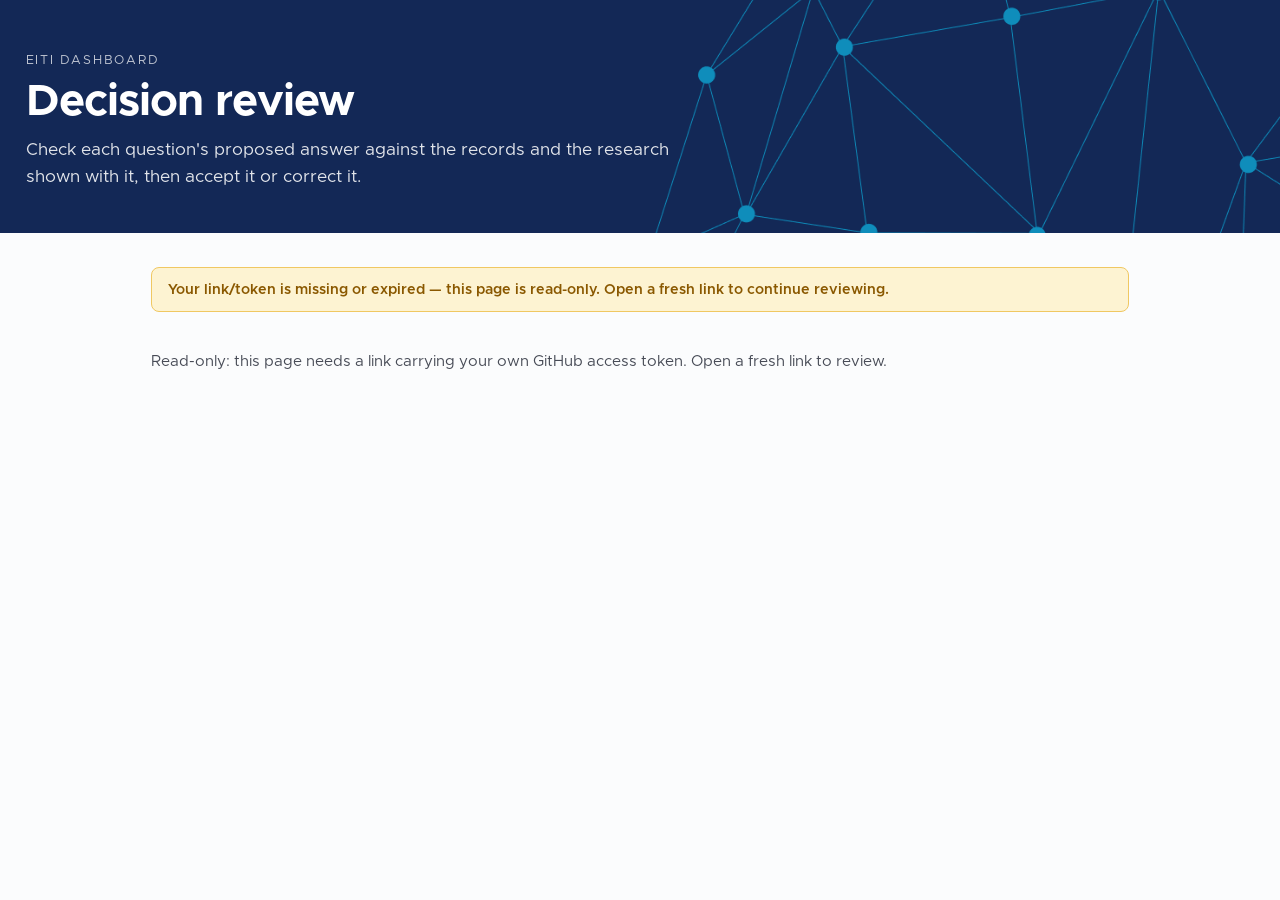
<file: decision-review/index.html>
<!doctype html>
<html lang="en">
<head>
  <meta charset="utf-8">
  <meta name="viewport" content="width=device-width, initial-scale=1">
  <meta http-equiv="Content-Security-Policy" content="default-src &#x27;none&#x27;; script-src &#x27;self&#x27;; style-src &#x27;self&#x27;; font-src &#x27;self&#x27;; img-src &#x27;self&#x27;; connect-src &#x27;self&#x27; https://api.github.com; base-uri &#x27;none&#x27;; form-action &#x27;none&#x27;;">
  <meta name="calibration-config" content="config.json">
  <title>EITI dashboard: decision review</title>
  <link rel="stylesheet" href="../style.css">
  <link rel="stylesheet" href="../calibration/calibration.css">
</head>
<body>
  <header class="site-header">
    <div class="site-header-inner">
      <p class="eyebrow">EITI dashboard</p>
      <h1>Decision review</h1>
      <p class="lede">Check each question's proposed answer against the records and the research
        shown with it, then accept it or correct it.</p>
    </div>
  </header>
  <main id="content" class="wrap">
    <div id="banner" class="banner" role="status"></div>
    <div id="save-indicator" class="save-indicator" aria-hidden="true"></div>
    <div id="app"></div>
  </main>
  <script src="../calibration/review-widget.js"></script>
  <script src="../calibration/calibration-core.js"></script>
  <script src="../calibration/calibration.js"></script>
  <script src="../calibration/calibration-boot.js"></script>
</body>
</html>
</file>
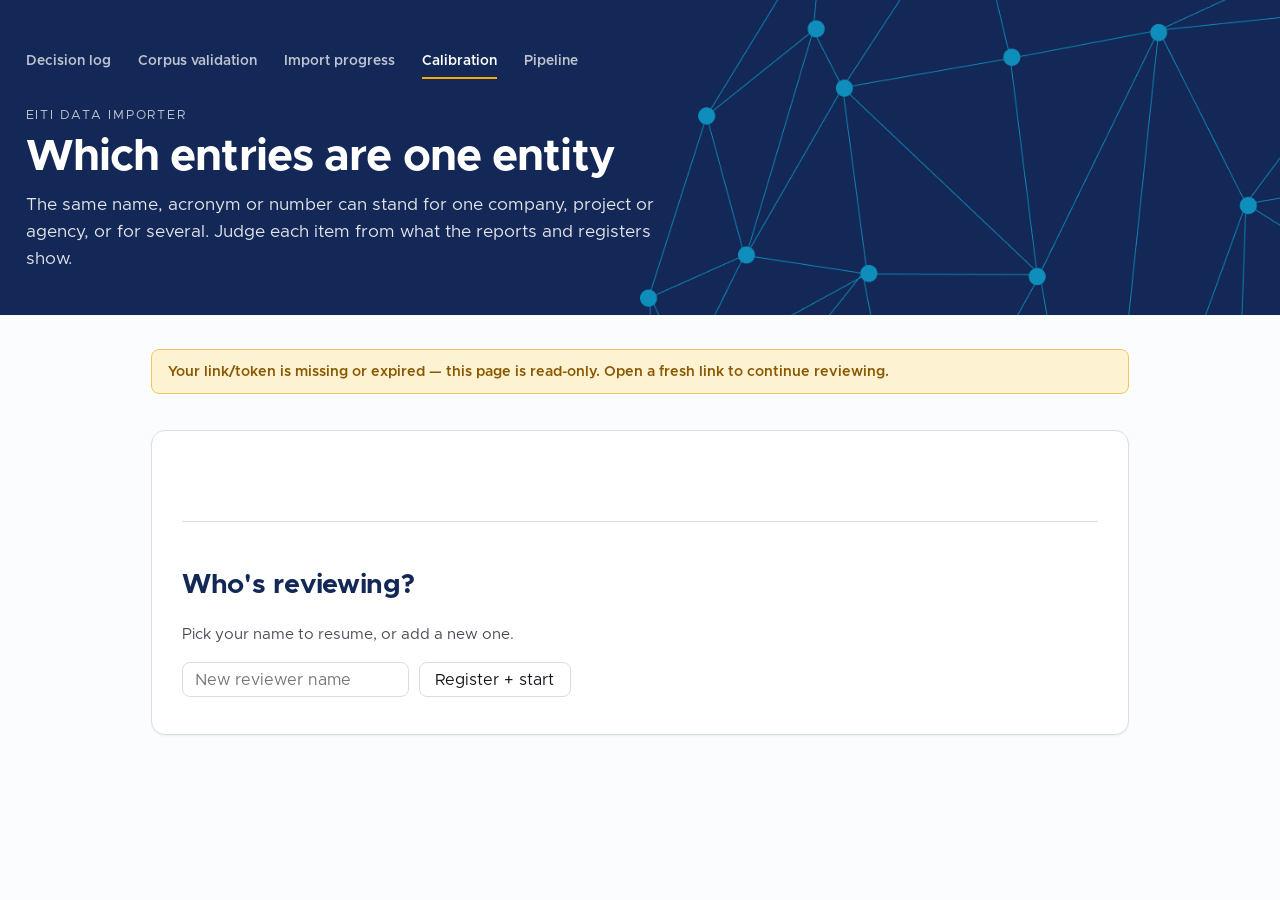
<file: calibration/entity-panel/index.html>
<!doctype html>
<html lang="en">
<head>
  <meta charset="utf-8">
  <meta name="viewport" content="width=device-width, initial-scale=1">
  <!-- This page's OWN CSP (per-page meta; the mirror sets no server CSP). It adds api.github.com to
       connect-src for the coordination reads/writes, and font-src 'self' for the shared Metropolis
       @font-face in ../../style.css. The other published pages keep their strict connect-src 'self'. -->
  <meta http-equiv="Content-Security-Policy" content="default-src 'none'; script-src 'self'; style-src 'self'; font-src 'self'; img-src 'self'; connect-src 'self' https://api.github.com; base-uri 'none'; form-action 'none';">
  <!-- The page's review config (repo, paths, questions, practice set), read by calibration-boot.js. -->
  <meta name="calibration-config" content="config.json">
  <title>EITI Data Importer — Which entries are one entity</title>
  <meta name="description" content="Human review of which reported entries are one entity.">
  <link rel="icon" type="image/svg+xml" href="../../cli-logo.svg">
  <link rel="stylesheet" href="../../style.css">
  <link rel="stylesheet" href="../calibration.css">
</head>
<body>
  <header class="site-header">
    <div class="site-header-inner">
      <nav class="site-nav" aria-label="Sections">
        <a href="../../">Decision log</a>
        <a href="../../corpus-validation.html">Corpus validation</a>
        <a href="../../import-progress.html">Import progress</a>
        <a href="../calibration.html" aria-current="page">Calibration</a>
        <a href="../../dedup-pipeline.html">Pipeline</a>
      </nav>
      <p class="eyebrow">EITI Data Importer</p>
      <h1>Which entries are one entity</h1>
      <p class="lede">The same name, acronym or number can stand for one company, project or agency, or for several. Judge each item from what the reports and registers show.</p>
    </div>
  </header>

  <main id="content" class="wrap">
    <div id="banner" class="banner" role="status"></div>
    <!-- Calm visual save chrome only — NOT a live region (per-keystroke "Saving…/✓ Saved" would spam a
         screen reader). Genuine failures are announced via #banner's role=status. -->
    <div id="save-indicator" class="save-indicator" aria-hidden="true"></div>
    <div id="app"></div>
  </main>

  <script src="../review-widget.js"></script>
  <script src="../calibration-core.js"></script>
  <script src="../calibration.js"></script>
  <script src="../calibration-boot.js"></script>
</body>
</html>
</file>
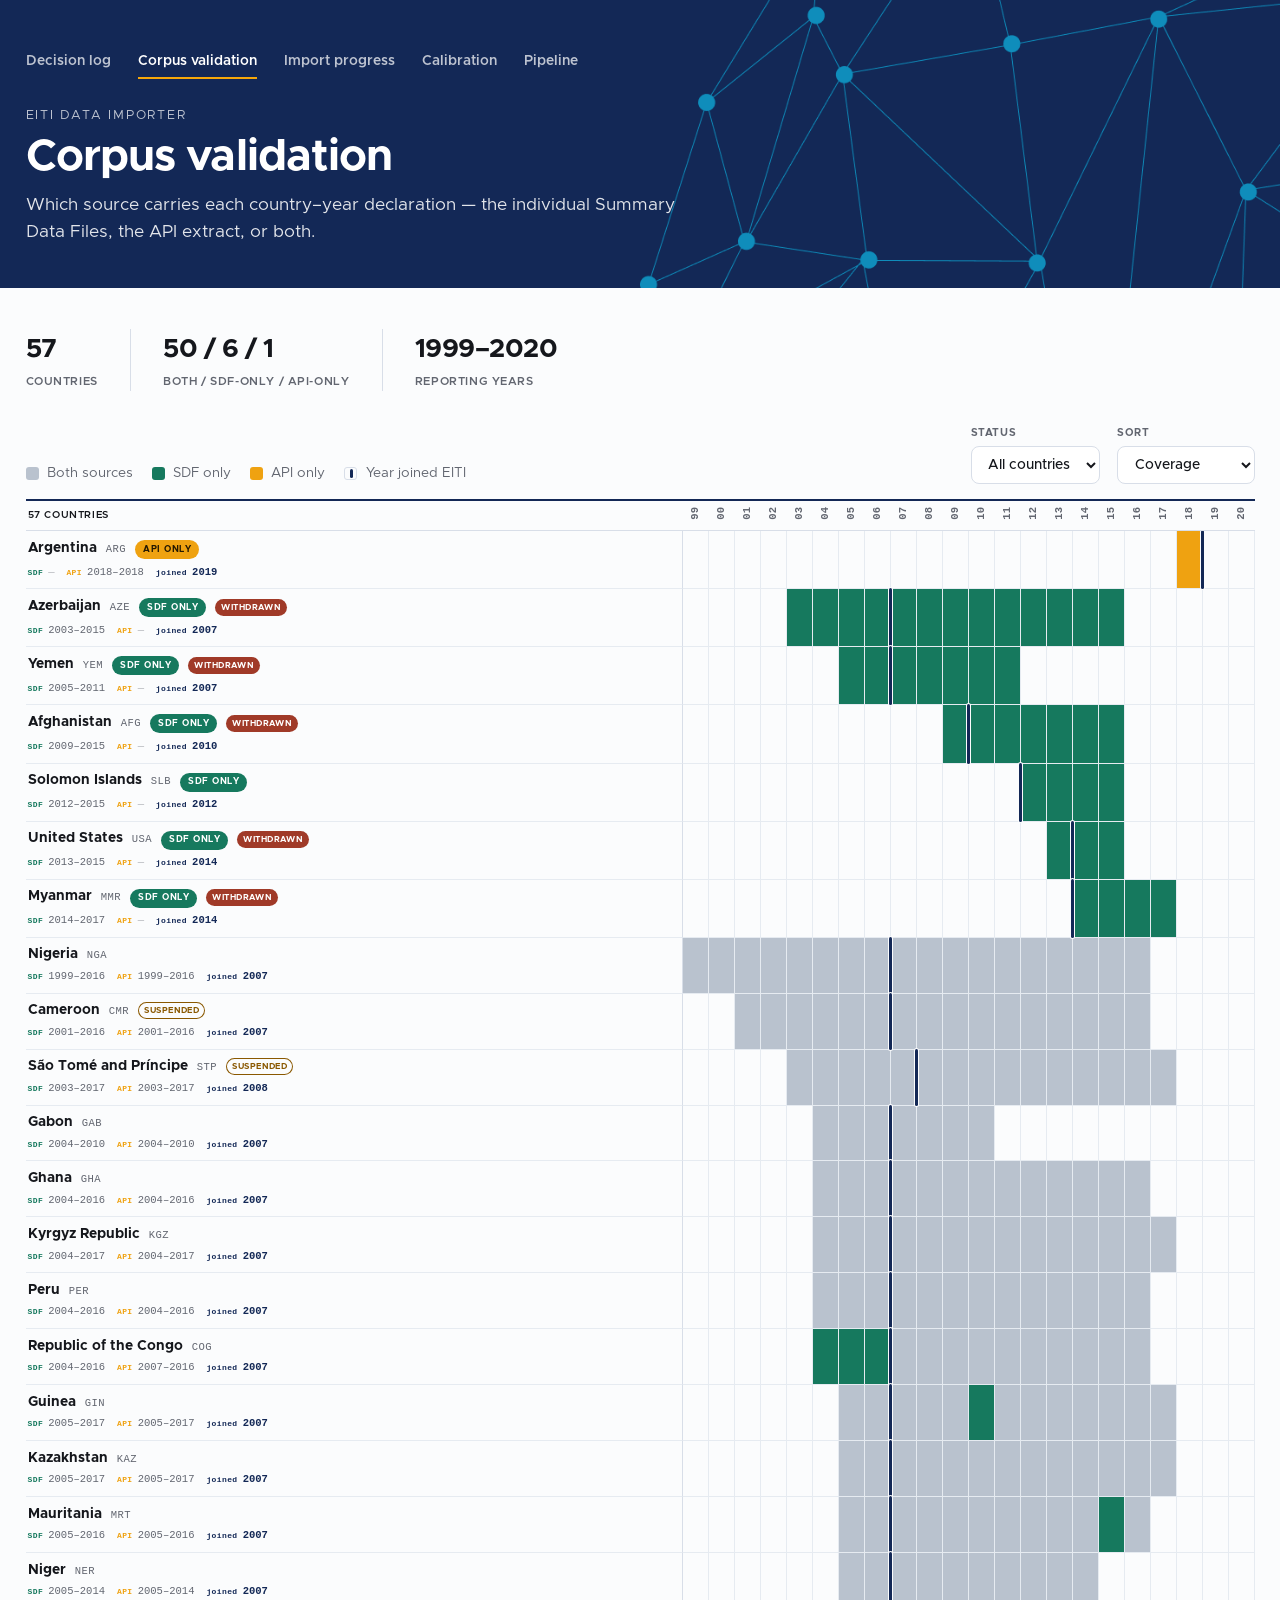
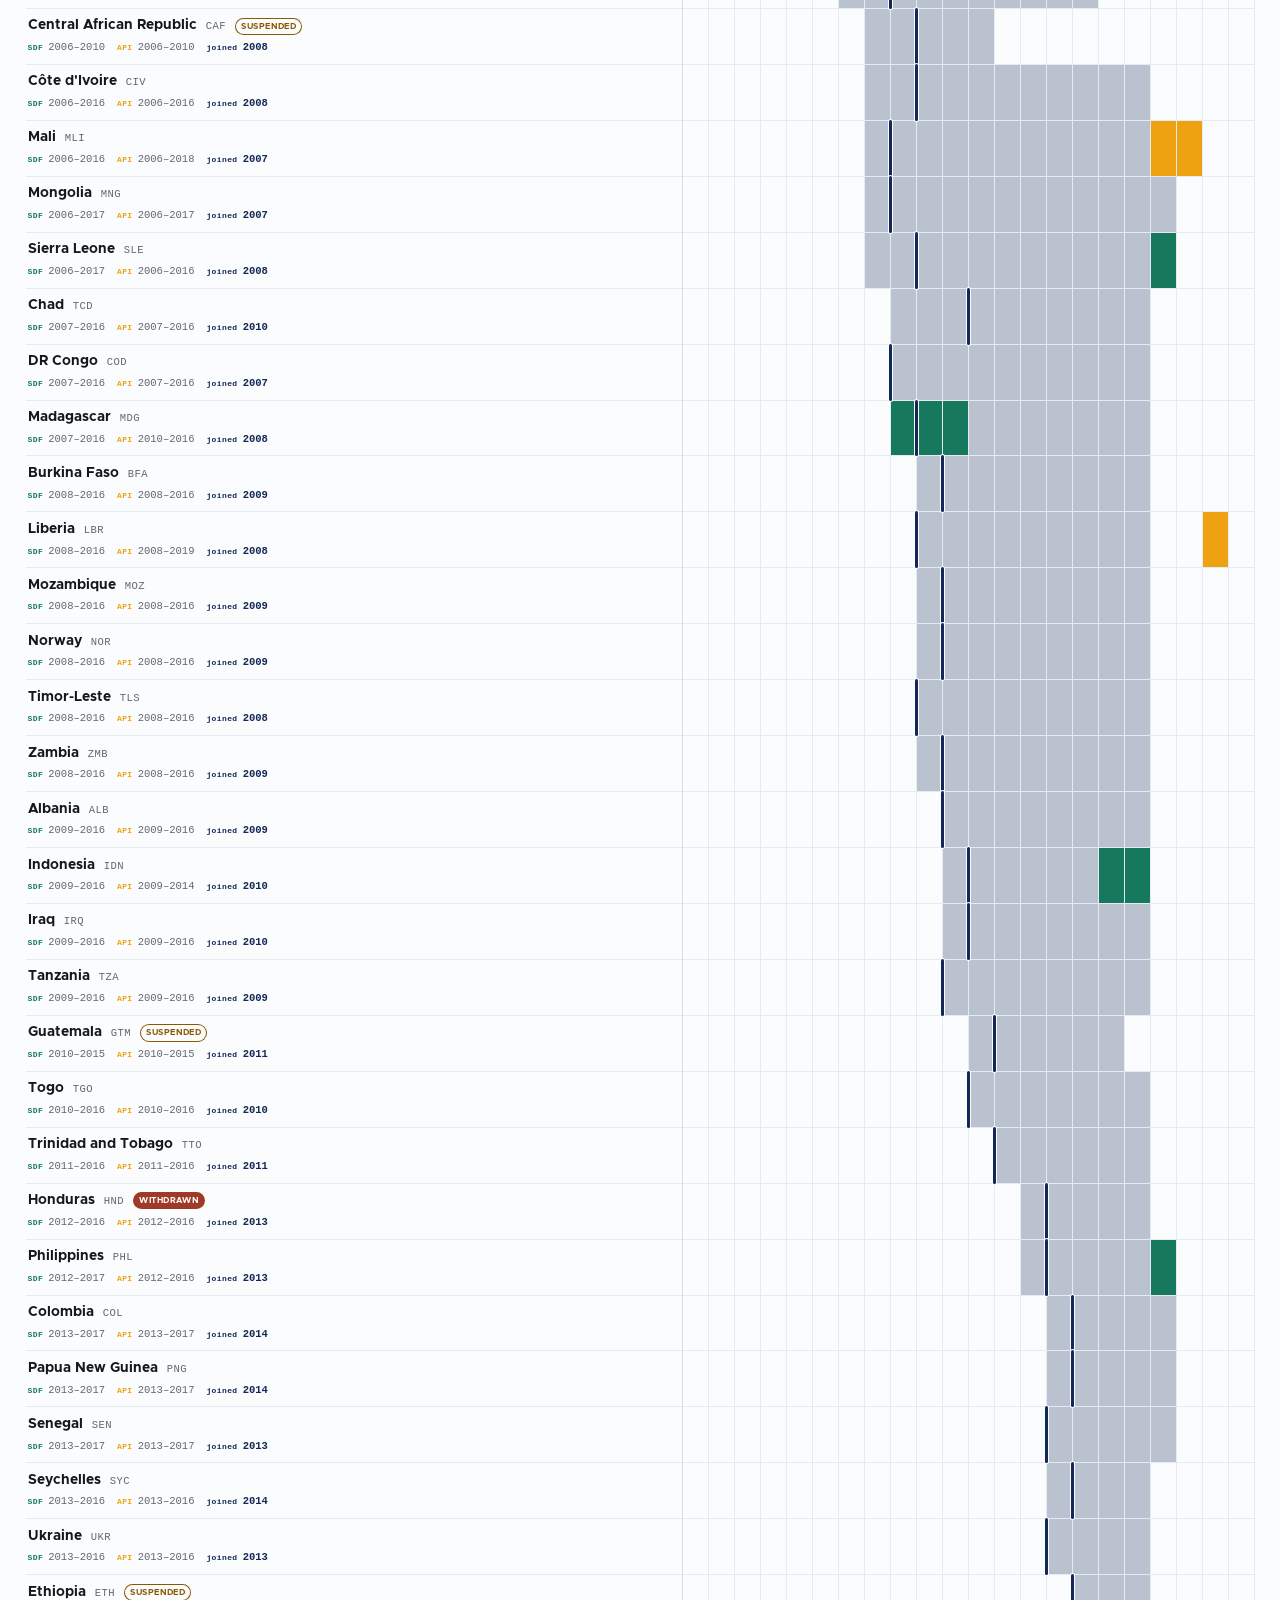
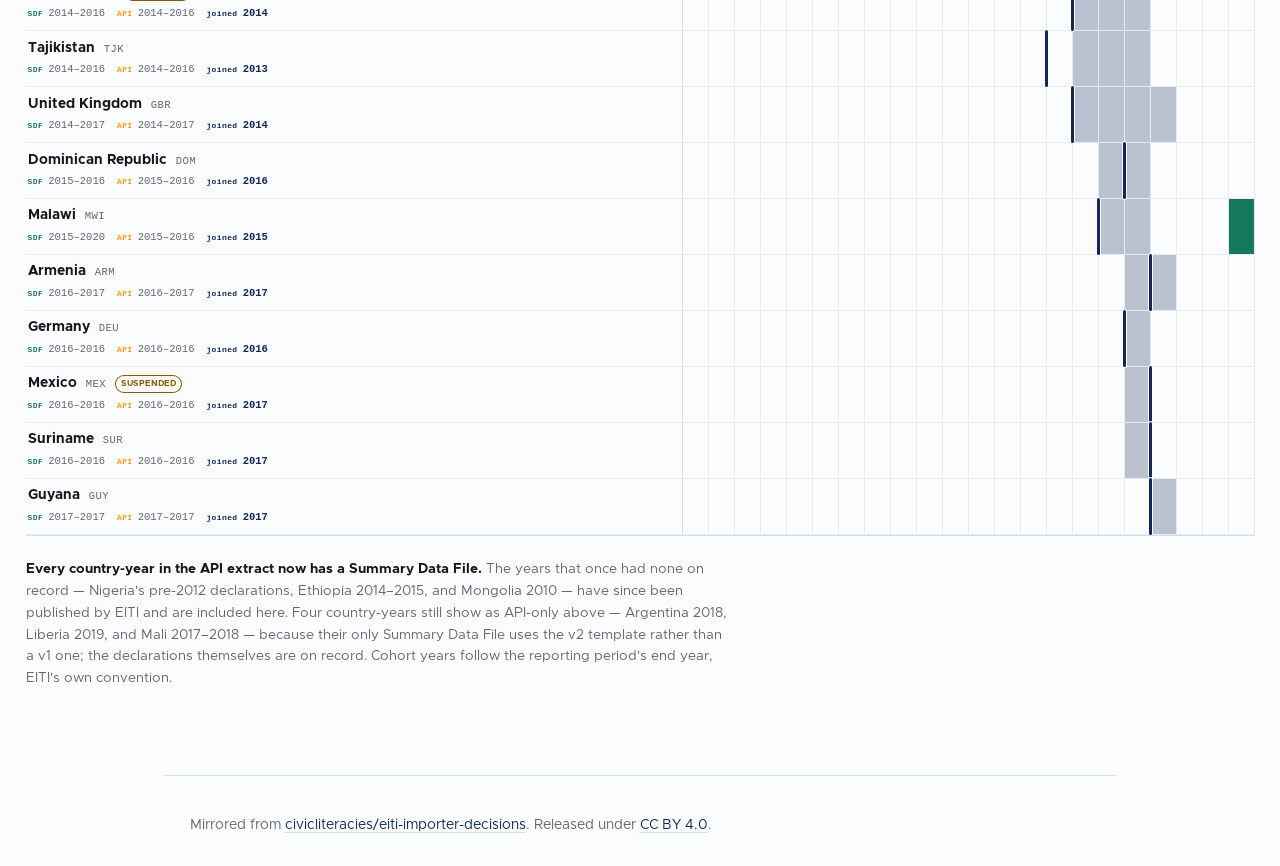
<file: corpus-validation.html>
<!doctype html>
<html lang="en">
<head>
  <meta charset="utf-8">
  <meta name="viewport" content="width=device-width, initial-scale=1">
  <meta http-equiv="Content-Security-Policy" content="default-src 'none'; script-src 'self'; style-src 'self'; img-src 'self'; font-src 'self'; connect-src 'self'; base-uri 'none'; form-action 'none';">
  <title>EITI Data Importer — Corpus validation</title>
  <meta name="description" content="Which source carries each EITI v1 country–year declaration: the individual Summary Data Files, the API extract, or both.">
  <link rel="icon" type="image/svg+xml" href="cli-logo.svg">
  <link rel="stylesheet" href="style.css">
  <link rel="stylesheet" href="corpus-validation.css">
</head>
<body>
  <header class="site-header">
    <div class="site-header-inner">
      <nav class="site-nav" aria-label="Sections">
        <a href="./">Decision log</a>
        <a href="corpus-validation.html" aria-current="page">Corpus validation</a>
        <a href="import-progress.html">Import progress</a>
        <a href="calibration/calibration.html">Calibration</a>
        <a href="dedup-pipeline.html">Pipeline</a>
      </nav>
      <p class="eyebrow">EITI Data Importer</p>
      <h1>Corpus validation</h1>
      <p class="lede">Which source carries each country–year declaration — the individual Summary Data Files, the API extract, or both.</p>
    </div>
  </header>

  <main id="content" class="wrap" aria-busy="true" aria-live="polite">
    <div class="statbar" id="stats"></div>

    <div class="controls">
      <div class="legend">
        <span class="lg"><span class="sw both"></span>Both sources</span>
        <span class="lg"><span class="sw sdf"></span>SDF only</span>
        <span class="lg"><span class="sw api"></span>API only</span>
        <span class="lg"><span class="sw mk"></span>Year joined EITI</span>
      </div>
      <div class="tools">
        <label class="sel"><span>Status</span>
          <select id="statusSel">
            <option value="all">All countries</option>
            <option value="Member">Members</option>
            <option value="Suspended">Suspended</option>
            <option value="Withdrawn">Withdrawn</option>
          </select>
        </label>
        <label class="sel"><span>Sort</span>
          <select id="sortSel">
            <option value="pattern">Coverage</option>
            <option value="first">First year</option>
            <option value="name">A–Z</option>
            <option value="span">Longest span</option>
          </select>
        </label>
      </div>
    </div>

    <div class="matrix-wrap" id="matrix-wrap">
      <table id="grid"><thead></thead><tbody></tbody></table>
    </div>

    <p class="note">
      <b>Every country-year in the API extract now has a Summary Data File.</b>
      The years that once had none on record — Nigeria's pre-2012 declarations,
      Ethiopia 2014–2015, and Mongolia 2010 — have since been published by EITI
      and are included here. Four country-years still show as API-only above —
      Argentina 2018, Liberia 2019, and Mali 2017–2018 — because their only
      Summary Data File uses the v2 template rather than a v1 one; the
      declarations themselves are on record. Cohort years follow the reporting
      period's end year, EITI's own convention.
    </p>
  </main>

  <footer class="site-footer">
    <p>Mirrored from <a href="https://github.com/civicliteracies/eiti-importer-decisions">civicliteracies/eiti-importer-decisions</a>. Released under <a href="https://creativecommons.org/licenses/by/4.0/">CC BY 4.0</a>.</p>
  </footer>

  <script src="corpus-validation.js" defer></script>
</body>
</html>
</file>
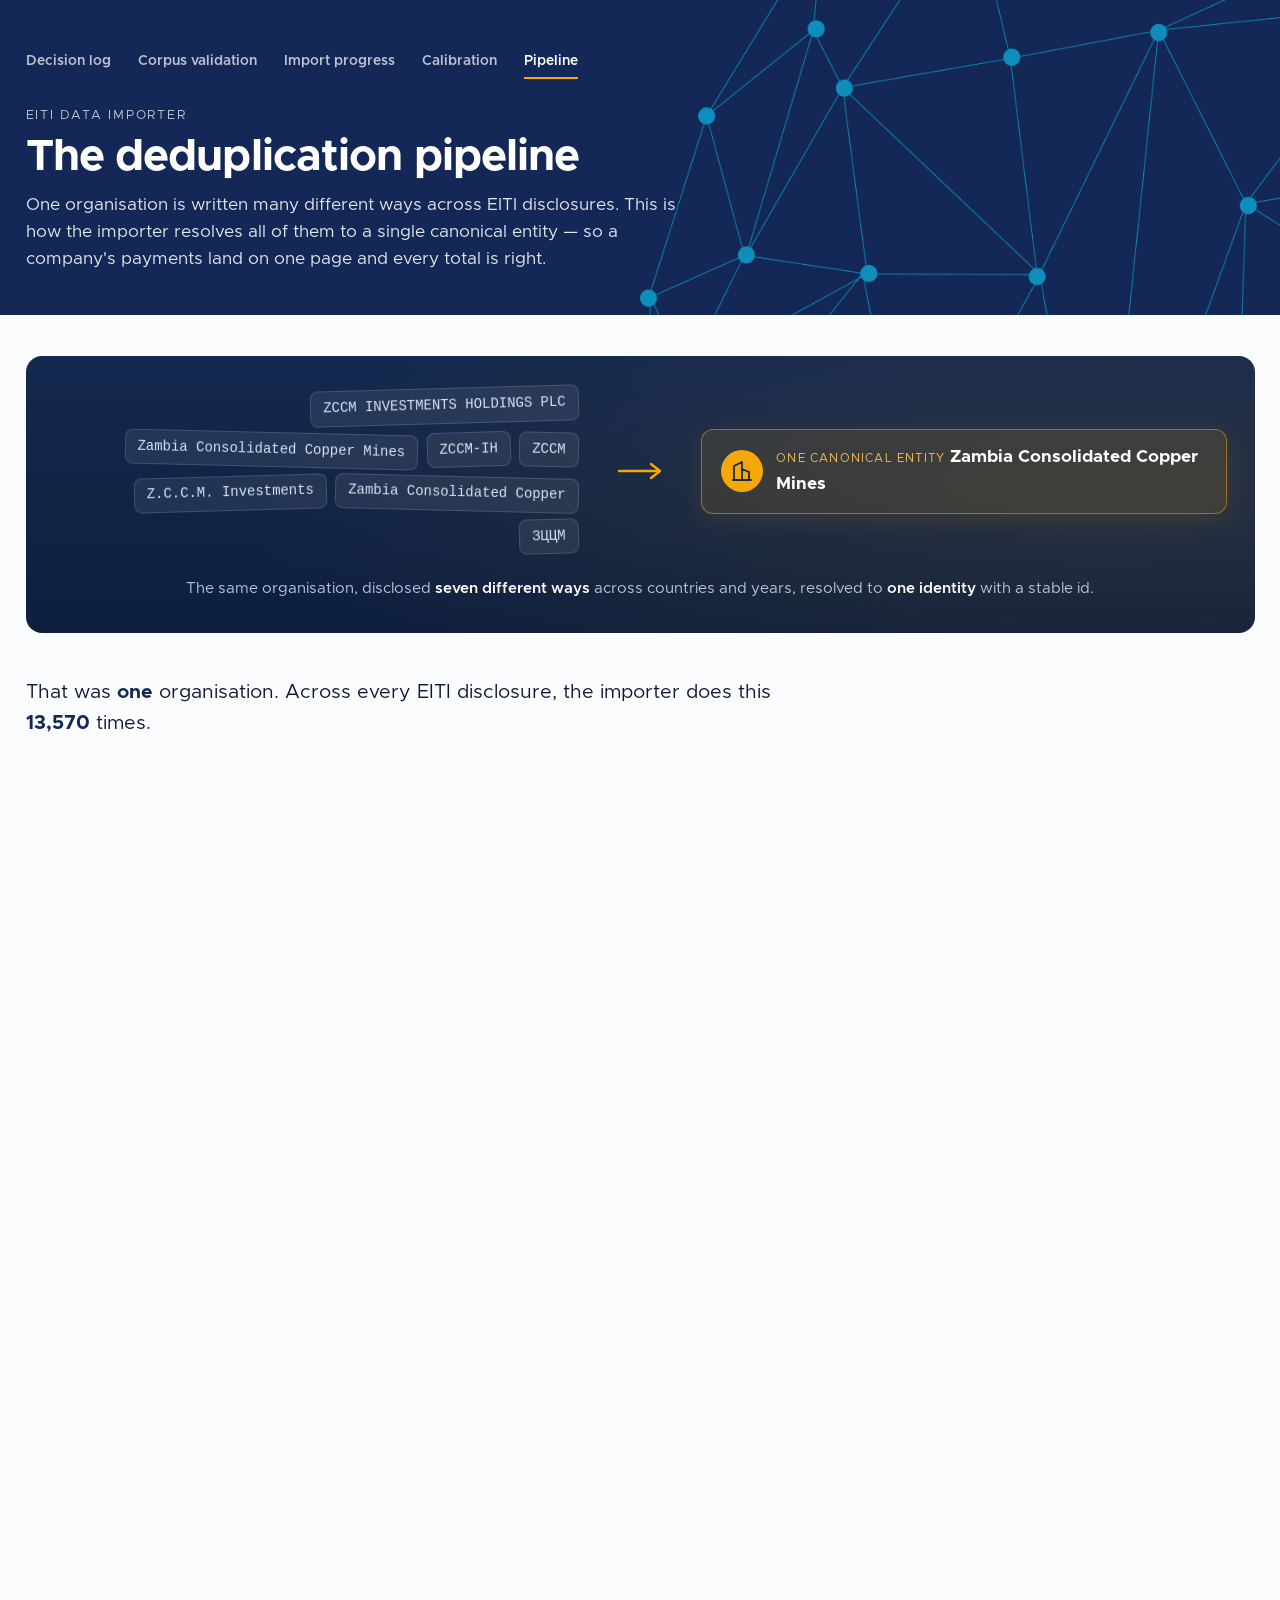
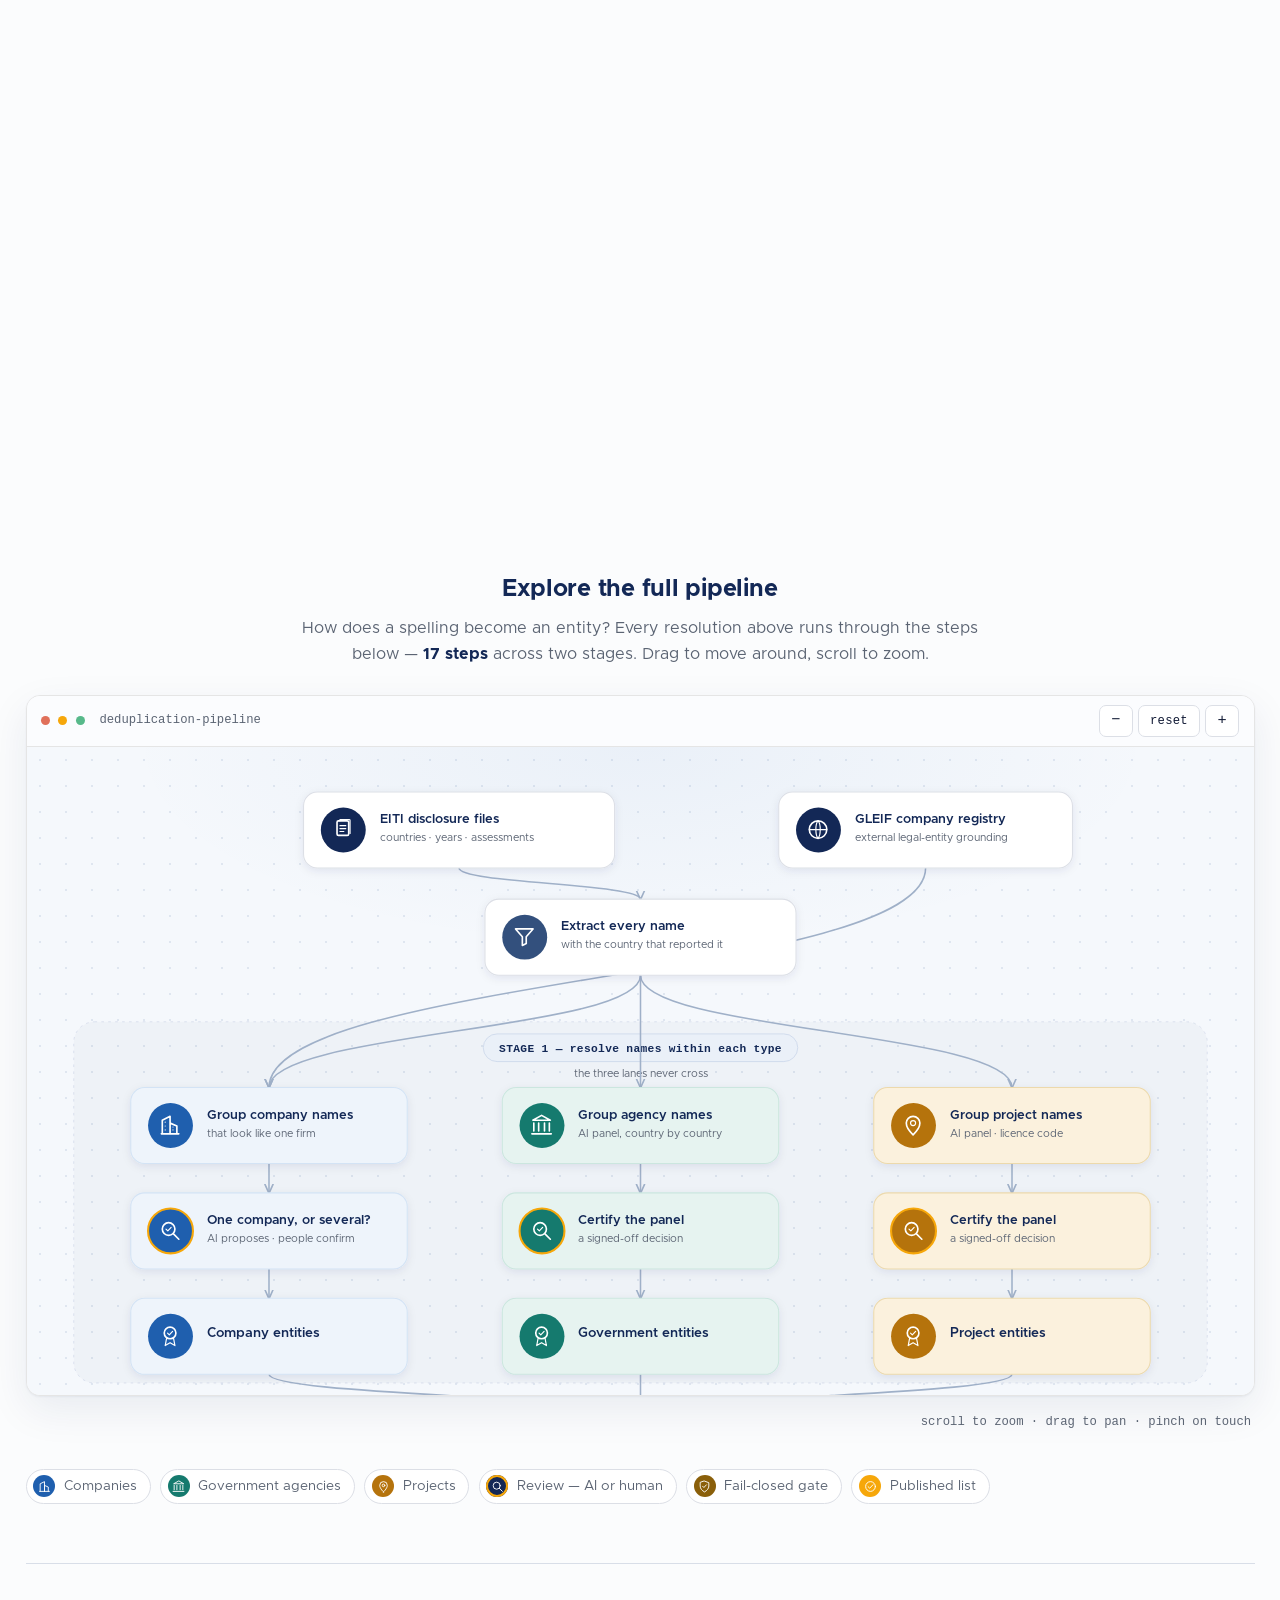
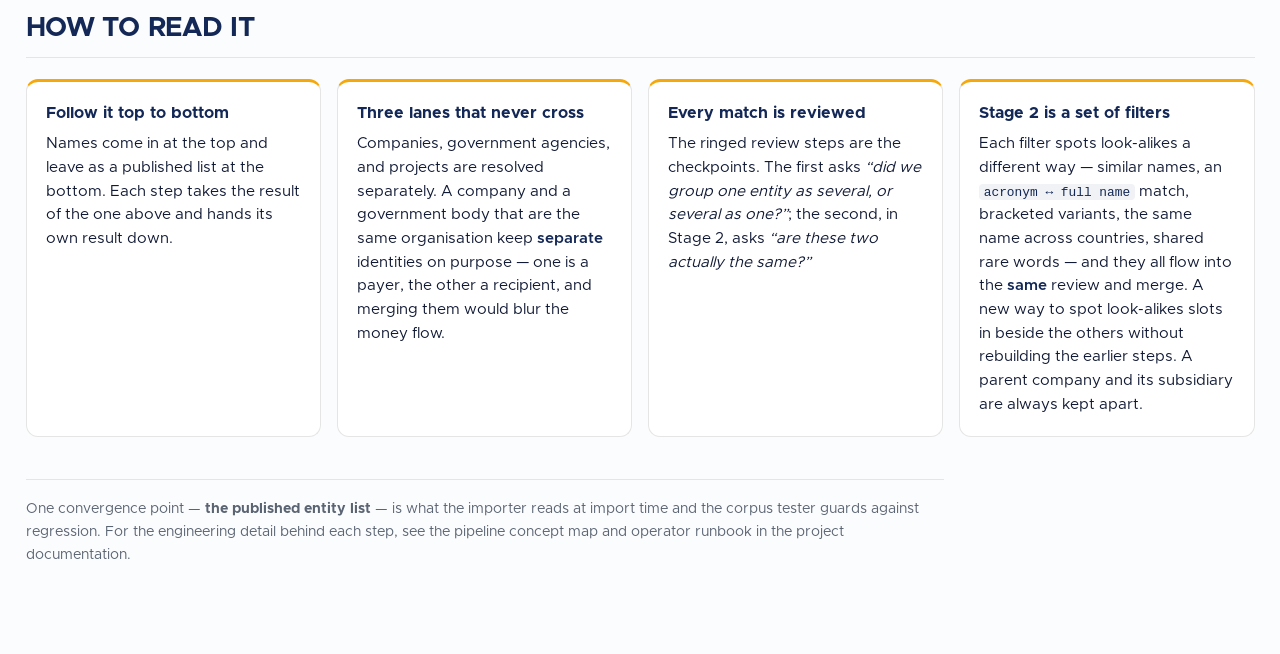
<file: dedup-pipeline.html>
<!doctype html>
<html lang="en">
<head>
  <meta charset="utf-8">
  <meta name="viewport" content="width=device-width, initial-scale=1">
  <meta http-equiv="Content-Security-Policy" content="default-src 'none'; script-src 'self'; style-src 'self'; img-src 'self'; font-src 'self'; connect-src 'self'; base-uri 'none'; form-action 'none';">
  <title>EITI Data Importer — Pipeline</title>
  <meta name="description" content="How the deduplication pipeline turns the many ways one organisation is written across EITI disclosures into a single canonical entity — the numbers, real examples, and an interactive diagram.">
  <link rel="icon" type="image/svg+xml" href="cli-logo.svg">
  <link rel="stylesheet" href="style.css">
  <link rel="stylesheet" href="dedup-pipeline.css">
</head>
<body>
  <header class="site-header">
    <div class="site-header-inner">
      <nav class="site-nav" aria-label="Sections">
        <a href="./">Decision log</a>
        <a href="corpus-validation.html">Corpus validation</a>
        <a href="import-progress.html">Import progress</a>
        <a href="calibration/calibration.html">Calibration</a>
        <a href="dedup-pipeline.html" aria-current="page">Pipeline</a>
      </nav>
      <p class="eyebrow">EITI Data Importer</p>
      <h1>The deduplication pipeline</h1>
      <p class="lede">One organisation is written many different ways across EITI disclosures. This is how the importer resolves all of them to a single canonical entity — so a company's payments land on one page and every total is right.</p>
    </div>
  </header>

  <main id="content" class="wrap">
    <section class="hero" aria-labelledby="hero-h">
      <h2 id="hero-h" class="sr-only">What deduplication does</h2>
      <div class="hero-grid">
        <div class="hero-names">
          <span class="tagname">ZCCM INVESTMENTS HOLDINGS PLC</span>
          <span class="tagname">Zambia Consolidated Copper Mines</span>
          <span class="tagname">ZCCM-IH</span>
          <span class="tagname">ZCCM</span>
          <span class="tagname">Z.C.C.M. Investments</span>
          <span class="tagname">Zambia Consolidated Copper</span>
          <span class="tagname">ЗЦЦМ</span>
        </div>
        <div class="hero-arrow" aria-hidden="true">
          <svg viewBox="0 0 46 26"><path d="M2 13h38" fill="none" stroke="currentColor" stroke-width="2.4" stroke-linecap="round"/><path d="M34 6l9 7-9 7" fill="none" stroke="currentColor" stroke-width="2.4" stroke-linejoin="round" stroke-linecap="round"/></svg>
        </div>
        <div class="hero-entity">
          <span class="coin"><svg viewBox="0 0 24 24" aria-hidden="true"><path d="M4 21V7l8-4v18M12 21V10l7 3v8M3 21h18"/></svg></span>
          <span>
            <span class="et">One canonical entity</span>
            <span class="en">Zambia Consolidated Copper Mines</span>
          </span>
        </div>
      </div>
      <p class="hero-cap">The same organisation, disclosed <b>seven different ways</b> across countries and years, resolved to <b>one identity</b> with a stable id.</p>
    </section>

    <!-- ============ STATS STORY (filled by renderStats from dedup-stats.json) ============ -->
    <section class="stats" aria-labelledby="stats-h" id="stats" hidden>
      <h2 id="stats-h" class="sr-only">The pipeline in numbers</h2>
      <p class="bridge">That was <b>one</b> organisation. Across every EITI disclosure, the importer does this <b id="st-entities-inline">—</b> times.</p>

      <!-- Beat 1 — the fold -->
      <div class="beat beat-navy" id="beat-fold">
        <p class="beat-eyebrow">The fold</p>
        <div class="fold">
          <div class="fold-side"><span class="fold-num" data-count id="st-mentions">—</span><span class="fold-lbl">disclosed name mentions</span></div>
          <span class="fold-arrow" aria-hidden="true"><svg viewBox="0 0 46 26" aria-hidden="true"><path d="M2 13h38" fill="none" stroke="currentColor" stroke-width="2.4" stroke-linecap="round"/><path d="M34 6l9 7-9 7" fill="none" stroke="currentColor" stroke-width="2.4" stroke-linejoin="round" stroke-linecap="round"/></svg></span>
          <div class="fold-side"><span class="fold-num" data-count id="st-entities">—</span><span class="fold-lbl">canonical entities</span></div>
        </div>
        <div class="typebar" id="st-typebar" role="img" aria-label="Entities by type"></div>
        <div class="typebar-key" id="st-typebar-key"></div>
      </div>

      <!-- Beat 2 — the base rate (the honest centrepiece) -->
      <div class="beat" id="beat-baserate">
        <p class="beat-eyebrow">The honest part</p>
        <h3 class="beat-h">Most entities are written exactly one way.</h3>
        <div class="waffle-wrap">
          <div class="waffle" id="st-waffle" role="img" aria-label="For every 100 entities, how many are written more than one way"></div>
          <div class="waffle-key">
            <span><span class="k one"></span> written one way</span>
            <span><span class="k vary"></span> written more than one way</span>
          </div>
        </div>
        <p class="beat-cap" id="st-baserate-cap">—</p>
      </div>

      <!-- Beat 3 — the extremes -->
      <div class="beat beat-navy" id="beat-extremes">
        <p class="beat-eyebrow">The extremes</p>
        <div class="records" id="st-records"></div>
      </div>

      <!-- Beat 4 — kinds of spelling difference -->
      <div class="beat" id="beat-typology">
        <p class="beat-eyebrow">Kinds of spelling difference</p>
        <h3 class="beat-h">The same name, written five ways it drifts.</h3>
        <div class="typology" id="st-typology"></div>
      </div>

      <!-- Beat 5 — the hard calls -->
      <div class="beat" id="beat-hardcalls">
        <p class="beat-eyebrow">The hard calls</p>
        <p class="beat-cap wide">Grouping names is easy to get wrong in both directions. These calls were reviewed, not left to software alone.</p>
        <div class="hardcalls" id="st-hardcalls"></div>
      </div>
    </section>

    <!-- ============ handoff into the DAG ============ -->
    <section aria-labelledby="dag-h">
      <div class="handoff">
        <h2 id="dag-h">Explore the full pipeline</h2>
        <p>How does a spelling become an entity? Every resolution above runs through the steps below — <b><span id="st-steps">—</span> steps</b> across two stages. Drag to move around, scroll to zoom.</p>
      </div>
      <div class="board">
        <div class="board-bar">
          <span class="dot a"></span><span class="dot b"></span><span class="dot c"></span>
          <span class="name">deduplication-pipeline</span>
          <span class="spacer"></span>
          <div class="zoom">
            <button id="zout" title="Zoom out" aria-label="Zoom out">−</button>
            <button id="zfit" class="lbl" title="Reset the view" aria-label="Reset the view">reset</button>
            <button id="zin" title="Zoom in" aria-label="Zoom in">+</button>
          </div>
        </div>
        <div class="viewport" id="viewport">
        <svg id="dag" viewBox="0 0 1360 2480" preserveAspectRatio="xMidYMin meet" xmlns="http://www.w3.org/2000/svg" role="img" aria-labelledby="dag-title dag-desc">
        <title id="dag-title">The deduplication pipeline as a directed graph</title>
        <desc id="dag-desc">EITI disclosure files and the GLEIF company registry feed a step that extracts every name with its reporting country. Three lanes — companies, government agencies, and projects — each group and review names into canonical entities. The three sets are combined, then refined: over-grouped entities are split, and look-alike pairs found by six candidate filters are reviewed and merged. Two fail-closed gates check the result before the entity list is published for the importer to read and the corpus tester to guard.</desc>
        <defs><marker id="arrow" viewBox="0 0 10 10" refX="8.5" refY="5" markerWidth="6.5" markerHeight="6.5" orient="auto-start-reverse"><path d="M0 1 L9 5 L0 9" class="arrowhead"/></marker><filter id="soft" x="-20%" y="-30%" width="140%" height="170%"><feDropShadow dx="0" dy="3" stdDeviation="5" flood-color="#12285614" /></filter><symbol id="ic-docs" viewBox="0 0 24 24"><rect x="6" y="3" width="12" height="15" rx="1.5"/><path d="M9 3V1.6h9.4a1 1 0 0 1 1 1V16" stroke-width="1.2"/><path stroke-width="1.2" d="M9 8h6M9 11h6M9 14h4"/></symbol><symbol id="ic-globe" viewBox="0 0 24 24"><circle cx="12" cy="12" r="9"/><path stroke-width="1.2" d="M3 12h18M12 3c3 3 3 15 0 18M12 3c-3 3-3 15 0 18"/></symbol><symbol id="ic-extract" viewBox="0 0 24 24"><path d="M3 4h18l-7 8v7l-4 2v-9z"/></symbol><symbol id="ic-company" viewBox="0 0 24 24"><path d="M4 21V7l8-4v18M12 21V10l7 3v8M3 21h18"/><path stroke-width="1.2" d="M7 9v0M7 13v0M7 17v0M15 14v0M15 17v0"/></symbol><symbol id="ic-government" viewBox="0 0 24 24"><path d="M12 2 3 7h18zM4 10v8M9 10v8M15 10v8M20 10v8M2 21h20"/></symbol><symbol id="ic-project" viewBox="0 0 24 24"><path d="M12 22s7-6.4 7-12A7 7 0 0 0 5 10c0 5.6 7 12 7 12z"/><circle cx="12" cy="10" r="2.6" stroke-width="1.2"/></symbol><symbol id="ic-review" viewBox="0 0 24 24"><circle cx="10.5" cy="10.5" r="6.5"/><path d="M15.5 15.5 21 21"/><path stroke-width="1.2" d="M7.8 10.6l1.9 1.9 3.4-3.7"/></symbol><symbol id="ic-search" viewBox="0 0 24 24"><circle cx="10.5" cy="10.5" r="6.5"/><path d="M15.5 15.5 21 21"/></symbol><symbol id="ic-merge" viewBox="0 0 24 24"><path d="M5 3v4c0 3 2 5 5 5h4c3 0 5 2 5 5v4M5 3l-2 2 2 2M5 3l2 2-2 2" stroke-width="1.2"/><path d="M6 12h12l-4-4M18 12l-4 4"/></symbol><symbol id="ic-split" viewBox="0 0 24 24"><path d="M12 3v6M12 9c0 3-3 4-6 4H4M12 9c0 3 3 4 6 4h2" /><path stroke-width="1.2" d="M4 13l2-2M4 13l2 2M20 13l-2-2M20 13l-2 2"/></symbol><symbol id="ic-filter" viewBox="0 0 24 24"><path d="M3 5h18l-7 8v6l-4-2v-4z"/></symbol><symbol id="ic-shield" viewBox="0 0 24 24"><path d="M12 2 20 5v6c0 5-3.5 8.5-8 11-4.5-2.5-8-6-8-11V5z"/><path stroke-width="1.2" d="M8.5 11.5l2.4 2.4 4.6-5"/></symbol><symbol id="ic-publish" viewBox="0 0 24 24"><circle cx="12" cy="12" r="9"/><path stroke-width="1.2" d="M7.5 12.2l3 3 6-6.4"/></symbol><symbol id="ic-badge" viewBox="0 0 24 24"><circle cx="12" cy="9" r="6"/><path d="M8.5 14 7 22l5-3 5 3-1.5-8" stroke-width="1.2"/><path stroke-width="1.2" d="M9.4 9.1l1.8 1.8 3.4-3.6"/></symbol><symbol id="ic-tag" viewBox="0 0 24 24"><path d="M3 12V4a1 1 0 0 1 1-1h8l9 9-9 9z"/><circle cx="7.5" cy="7.5" r="1.6" stroke-width="1.2"/></symbol><symbol id="ic-check" viewBox="0 0 24 24"><rect x="4" y="4" width="16" height="16" rx="2"/><path stroke-width="1.2" d="M8 12l3 3 5-6"/></symbol></defs>
        <g id="stage-root">
        <g class="band"><rect x="24" y="288" width="1312" height="418" rx="24"/><rect x="498" y="302" width="364" height="32" rx="16" class="band-pill"/><text x="680" y="323" class="band-t" text-anchor="middle">STAGE 1 — resolve names within each type</text><text x="680" y="352" class="band-s" text-anchor="middle">the three lanes never cross</text></g>
        <g class="band"><rect x="24" y="828" width="1312" height="1054" rx="24"/><rect x="470" y="842" width="420" height="32" rx="16" class="band-pill"/><text x="680" y="863" class="band-t" text-anchor="middle">STAGE 2 — refine by comparing across the groups</text><text x="680" y="892" class="band-s" text-anchor="middle">split what&#x27;s over-grouped, merge the look-alikes</text></g>
        <g class="edges">
        <path class="edge" d="M470 110 C470 128 680 128 680 146" marker-end="url(#arrow)"/>
        <path class="edge" d="M1010 110 C1010 237 250 237 250 364" marker-end="url(#arrow)"/>
        <path class="edge" d="M680 234 C680 299 250 299 250 364" marker-end="url(#arrow)"/>
        <path class="edge" d="M680 234 L680 364" marker-end="url(#arrow)"/>
        <path class="edge" d="M680 234 C680 299 1110 299 1110 364" marker-end="url(#arrow)"/>
        <path class="edge" d="M250 452 L250 486" marker-end="url(#arrow)"/>
        <path class="edge" d="M250 574 L250 608" marker-end="url(#arrow)"/>
        <path class="edge" d="M680 452 L680 486" marker-end="url(#arrow)"/>
        <path class="edge" d="M680 574 L680 608" marker-end="url(#arrow)"/>
        <path class="edge" d="M1110 452 L1110 486" marker-end="url(#arrow)"/>
        <path class="edge" d="M1110 574 L1110 608" marker-end="url(#arrow)"/>
        <path class="edge" d="M250 696 C250 721 680 721 680 746" marker-end="url(#arrow)"/>
        <path class="edge" d="M680 696 L680 746" marker-end="url(#arrow)"/>
        <path class="edge" d="M1110 696 C1110 721 680 721 680 746" marker-end="url(#arrow)"/>
        <path class="edge" d="M680 834 L680 888" marker-end="url(#arrow)"/>
        <path class="edge" d="M680 976 L680 1010" marker-end="url(#arrow)"/>
        <path class="edge" d="M680 1098 L680 1132" marker-end="url(#arrow)"/>
        <path class="edge" d="M680 1220 L680 1274" marker-end="url(#arrow)"/>
        <path class="edge" d="M680 1362 C680 1386 120 1386 120 1410" marker-end="url(#arrow)"/>
        <path class="edge" d="M680 1362 C680 1386 344 1386 344 1410" marker-end="url(#arrow)"/>
        <path class="edge" d="M680 1362 C680 1386 568 1386 568 1410" marker-end="url(#arrow)"/>
        <path class="edge" d="M680 1362 C680 1386 792 1386 792 1410" marker-end="url(#arrow)"/>
        <path class="edge" d="M680 1362 C680 1386 1016 1386 1016 1410" marker-end="url(#arrow)"/>
        <path class="edge" d="M680 1362 C680 1386 1240 1386 1240 1410" marker-end="url(#arrow)"/>
        <path class="edge" d="M120 1486 C120 1511 680 1511 680 1536" marker-end="url(#arrow)"/>
        <path class="edge" d="M344 1486 C344 1511 680 1511 680 1536" marker-end="url(#arrow)"/>
        <path class="edge" d="M568 1486 C568 1511 680 1511 680 1536" marker-end="url(#arrow)"/>
        <path class="edge" d="M792 1486 C792 1511 680 1511 680 1536" marker-end="url(#arrow)"/>
        <path class="edge" d="M1016 1486 C1016 1511 680 1511 680 1536" marker-end="url(#arrow)"/>
        <path class="edge" d="M1240 1486 C1240 1511 680 1511 680 1536" marker-end="url(#arrow)"/>
        <path class="edge" d="M680 1624 L680 1658" marker-end="url(#arrow)"/>
        <path class="edge" d="M680 1746 L680 1780" marker-end="url(#arrow)"/>
        <path class="edge" d="M680 1868 L680 1918" marker-end="url(#arrow)"/>
        <path class="edge" d="M680 2006 L680 2040" marker-end="url(#arrow)"/>
        <path class="edge" d="M680 2128 L680 2176" marker-end="url(#arrow)"/>
        <path class="edge" d="M680 2276 C680 2306 460 2306 460 2336" marker-end="url(#arrow)"/>
        <path class="edge" d="M680 2276 C680 2306 900 2306 900 2336" marker-end="url(#arrow)"/>
        </g>
        <g class="node n-src" data-kind="src">
        <rect x="290" y="22" width="360" height="88" rx="16" class="card" filter="url(#soft)"/>
        <circle cx="336" cy="66" r="26" class="badge"/>
        <use href="#ic-docs" x="322" y="52" width="27" height="27" class="icon"/>
        <text x="378" y="58" class="head">EITI disclosure files</text>
        <text x="378" y="79" class="sub">countries · years · assessments</text>
        </g>
        <g class="node n-src" data-kind="src">
        <rect x="840" y="22" width="340" height="88" rx="16" class="card" filter="url(#soft)"/>
        <circle cx="886" cy="66" r="26" class="badge"/>
        <use href="#ic-globe" x="872" y="52" width="27" height="27" class="icon"/>
        <text x="928" y="58" class="head">GLEIF company registry</text>
        <text x="928" y="79" class="sub">external legal-entity grounding</text>
        </g>
        <g class="node n-proc" data-kind="proc">
        <rect x="500" y="146" width="360" height="88" rx="16" class="card" filter="url(#soft)"/>
        <circle cx="546" cy="190" r="26" class="badge"/>
        <use href="#ic-extract" x="532" y="176" width="27" height="27" class="icon"/>
        <text x="588" y="182" class="head">Extract every name</text>
        <text x="588" y="203" class="sub">with the country that reported it</text>
        </g>
        <g class="node n-proc lane-co" data-kind="proc">
        <rect x="90" y="364" width="320" height="88" rx="16" class="card" filter="url(#soft)"/>
        <circle cx="136" cy="408" r="26" class="badge"/>
        <use href="#ic-company" x="122" y="394" width="27" height="27" class="icon"/>
        <text x="178" y="400" class="head">Group company names</text>
        <text x="178" y="421" class="sub">that look like one firm</text>
        </g>
        <g class="node n-rev lane-co" data-kind="rev">
        <rect x="90" y="486" width="320" height="88" rx="16" class="card" filter="url(#soft)"/>
        <circle cx="136" cy="530" r="26" class="badge"/>
        <use href="#ic-review" x="122" y="516" width="27" height="27" class="icon"/>
        <text x="178" y="522" class="head">One company, or several?</text>
        <text x="178" y="543" class="sub">AI proposes · people confirm</text>
        </g>
        <g class="node n-out lane-co" data-kind="out">
        <rect x="90" y="608" width="320" height="88" rx="16" class="card" filter="url(#soft)"/>
        <circle cx="136" cy="652" r="26" class="badge"/>
        <use href="#ic-badge" x="122" y="638" width="27" height="27" class="icon"/>
        <text x="178" y="653" class="head solo">Company entities</text>
        </g>
        <g class="node n-proc lane-gov" data-kind="proc">
        <rect x="520" y="364" width="320" height="88" rx="16" class="card" filter="url(#soft)"/>
        <circle cx="566" cy="408" r="26" class="badge"/>
        <use href="#ic-government" x="552" y="394" width="27" height="27" class="icon"/>
        <text x="608" y="400" class="head">Group agency names</text>
        <text x="608" y="421" class="sub">AI panel, country by country</text>
        </g>
        <g class="node n-rev lane-gov" data-kind="rev">
        <rect x="520" y="486" width="320" height="88" rx="16" class="card" filter="url(#soft)"/>
        <circle cx="566" cy="530" r="26" class="badge"/>
        <use href="#ic-review" x="552" y="516" width="27" height="27" class="icon"/>
        <text x="608" y="522" class="head">Certify the panel</text>
        <text x="608" y="543" class="sub">a signed-off decision</text>
        </g>
        <g class="node n-out lane-gov" data-kind="out">
        <rect x="520" y="608" width="320" height="88" rx="16" class="card" filter="url(#soft)"/>
        <circle cx="566" cy="652" r="26" class="badge"/>
        <use href="#ic-badge" x="552" y="638" width="27" height="27" class="icon"/>
        <text x="608" y="653" class="head solo">Government entities</text>
        </g>
        <g class="node n-proc lane-prj" data-kind="proc">
        <rect x="950" y="364" width="320" height="88" rx="16" class="card" filter="url(#soft)"/>
        <circle cx="996" cy="408" r="26" class="badge"/>
        <use href="#ic-project" x="982" y="394" width="27" height="27" class="icon"/>
        <text x="1038" y="400" class="head">Group project names</text>
        <text x="1038" y="421" class="sub">AI panel · licence code</text>
        </g>
        <g class="node n-rev lane-prj" data-kind="rev">
        <rect x="950" y="486" width="320" height="88" rx="16" class="card" filter="url(#soft)"/>
        <circle cx="996" cy="530" r="26" class="badge"/>
        <use href="#ic-review" x="982" y="516" width="27" height="27" class="icon"/>
        <text x="1038" y="522" class="head">Certify the panel</text>
        <text x="1038" y="543" class="sub">a signed-off decision</text>
        </g>
        <g class="node n-out lane-prj" data-kind="out">
        <rect x="950" y="608" width="320" height="88" rx="16" class="card" filter="url(#soft)"/>
        <circle cx="996" cy="652" r="26" class="badge"/>
        <use href="#ic-badge" x="982" y="638" width="27" height="27" class="icon"/>
        <text x="1038" y="653" class="head solo">Project entities</text>
        </g>
        <g class="node n-proc" data-kind="proc">
        <rect x="500" y="746" width="360" height="88" rx="16" class="card" filter="url(#soft)"/>
        <circle cx="546" cy="790" r="26" class="badge"/>
        <use href="#ic-merge" x="532" y="776" width="27" height="27" class="icon"/>
        <text x="588" y="782" class="head">Combine the three sets</text>
        <text x="588" y="803" class="sub">one draft list of everything</text>
        </g>
        <g class="node n-proc" data-kind="proc">
        <rect x="490" y="888" width="380" height="88" rx="16" class="card" filter="url(#soft)"/>
        <circle cx="536" cy="932" r="26" class="badge"/>
        <use href="#ic-split" x="522" y="918" width="27" height="27" class="icon"/>
        <text x="578" y="924" class="head">Find over-grouped entities</text>
        <text x="578" y="945" class="sub">several firms hiding under one name</text>
        </g>
        <g class="node n-rev" data-kind="rev">
        <rect x="500" y="1010" width="360" height="88" rx="16" class="card" filter="url(#soft)"/>
        <circle cx="546" cy="1054" r="26" class="badge"/>
        <use href="#ic-review" x="532" y="1040" width="27" height="27" class="icon"/>
        <text x="588" y="1046" class="head">Split them apart?</text>
        <text x="588" y="1067" class="sub">reviewed before anything moves</text>
        </g>
        <g class="node n-out" data-kind="out">
        <rect x="530" y="1132" width="300" height="88" rx="16" class="card" filter="url(#soft)"/>
        <circle cx="576" cy="1176" r="26" class="badge"/>
        <use href="#ic-badge" x="562" y="1162" width="27" height="27" class="icon"/>
        <text x="618" y="1177" class="head solo">Cleaned entities</text>
        </g>
        <g class="node n-proc" data-kind="proc">
        <rect x="500" y="1274" width="360" height="88" rx="16" class="card" filter="url(#soft)"/>
        <circle cx="546" cy="1318" r="26" class="badge"/>
        <use href="#ic-search" x="532" y="1304" width="27" height="27" class="icon"/>
        <text x="588" y="1310" class="head">Find look-alikes</text>
        <text x="588" y="1331" class="sub">names that should be one entity</text>
        </g>
        <g class="node n-pool" data-kind="pool">
        <rect x="16" y="1410" width="208" height="76" rx="16" class="card" filter="url(#soft)"/>
        <circle cx="58" cy="1448" r="22" class="badge"/>
        <use href="#ic-filter" x="46" y="1436" width="23" height="23" class="icon"/>
        <text x="96" y="1440" class="head">Same country</text>
        <text x="96" y="1461" class="sub">similar names</text>
        </g>
        <g class="node n-pool" data-kind="pool">
        <rect x="240" y="1410" width="208" height="76" rx="16" class="card" filter="url(#soft)"/>
        <circle cx="282" cy="1448" r="22" class="badge"/>
        <use href="#ic-filter" x="270" y="1436" width="23" height="23" class="icon"/>
        <text x="320" y="1440" class="head">Same country</text>
        <text x="320" y="1461" class="sub">acronym ↔ full name</text>
        </g>
        <g class="node n-pool" data-kind="pool">
        <rect x="464" y="1410" width="208" height="76" rx="16" class="card" filter="url(#soft)"/>
        <circle cx="506" cy="1448" r="22" class="badge"/>
        <use href="#ic-filter" x="494" y="1436" width="23" height="23" class="icon"/>
        <text x="544" y="1440" class="head">Same country</text>
        <text x="544" y="1461" class="sub">bracketed variant</text>
        </g>
        <g class="node n-pool" data-kind="pool">
        <rect x="688" y="1410" width="208" height="76" rx="16" class="card" filter="url(#soft)"/>
        <circle cx="730" cy="1448" r="22" class="badge"/>
        <use href="#ic-filter" x="718" y="1436" width="23" height="23" class="icon"/>
        <text x="768" y="1440" class="head">Across countries</text>
        <text x="768" y="1461" class="sub">identical name</text>
        </g>
        <g class="node n-pool" data-kind="pool">
        <rect x="912" y="1410" width="208" height="76" rx="16" class="card" filter="url(#soft)"/>
        <circle cx="954" cy="1448" r="22" class="badge"/>
        <use href="#ic-filter" x="942" y="1436" width="23" height="23" class="icon"/>
        <text x="992" y="1440" class="head">Across countries</text>
        <text x="992" y="1461" class="sub">shared rare word</text>
        </g>
        <g class="node n-pool" data-kind="pool">
        <rect x="1136" y="1410" width="208" height="76" rx="16" class="card" filter="url(#soft)"/>
        <circle cx="1178" cy="1448" r="22" class="badge"/>
        <use href="#ic-filter" x="1166" y="1436" width="23" height="23" class="icon"/>
        <text x="1216" y="1440" class="head">No country</text>
        <text x="1216" y="1461" class="sub">shared rare word</text>
        </g>
        <g class="node n-rev" data-kind="rev">
        <rect x="490" y="1536" width="380" height="88" rx="16" class="card" filter="url(#soft)"/>
        <circle cx="536" cy="1580" r="26" class="badge"/>
        <use href="#ic-review" x="522" y="1566" width="27" height="27" class="icon"/>
        <text x="578" y="1572" class="head">Same entity, or keep apart?</text>
        <text x="578" y="1593" class="sub">every proposed pair is reviewed</text>
        </g>
        <g class="node n-proc" data-kind="proc">
        <rect x="490" y="1658" width="380" height="88" rx="16" class="card" filter="url(#soft)"/>
        <circle cx="536" cy="1702" r="26" class="badge"/>
        <use href="#ic-merge" x="522" y="1688" width="27" height="27" class="icon"/>
        <text x="578" y="1694" class="head">Merge the confirmed pairs</text>
        <text x="578" y="1715" class="sub">never a parent with its subsidiary</text>
        </g>
        <g class="node n-out" data-kind="out">
        <rect x="530" y="1780" width="300" height="88" rx="16" class="card" filter="url(#soft)"/>
        <circle cx="576" cy="1824" r="26" class="badge"/>
        <use href="#ic-badge" x="562" y="1810" width="27" height="27" class="icon"/>
        <text x="618" y="1825" class="head solo">Refined entities</text>
        </g>
        <g class="node n-gate" data-kind="gate">
        <rect x="500" y="1918" width="360" height="88" rx="16" class="card" filter="url(#soft)"/>
        <circle cx="546" cy="1962" r="26" class="badge"/>
        <use href="#ic-shield" x="532" y="1948" width="27" height="27" class="icon"/>
        <text x="588" y="1954" class="head">No duplicates remain</text>
        <text x="588" y="1975" class="sub">must be zero, or the run stops</text>
        </g>
        <g class="node n-gate" data-kind="gate">
        <rect x="500" y="2040" width="360" height="88" rx="16" class="card" filter="url(#soft)"/>
        <circle cx="546" cy="2084" r="26" class="badge"/>
        <use href="#ic-shield" x="532" y="2070" width="27" height="27" class="icon"/>
        <text x="588" y="2076" class="head">Full consistency check</text>
        <text x="588" y="2097" class="sub">every step&#x27;s record verified</text>
        </g>
        <g class="node n-out final" data-kind="out">
        <rect x="490" y="2176" width="380" height="100" rx="16" class="card" filter="url(#soft)"/>
        <circle cx="536" cy="2226" r="26" class="badge"/>
        <use href="#ic-publish" x="522" y="2212" width="27" height="27" class="icon"/>
        <text x="578" y="2218" class="head">Published entity list</text>
        <text x="578" y="2239" class="sub">what the importer reads</text>
        </g>
        <g class="node n-proc" data-kind="proc">
        <rect x="280" y="2336" width="360" height="88" rx="16" class="card" filter="url(#soft)"/>
        <circle cx="326" cy="2380" r="26" class="badge"/>
        <use href="#ic-tag" x="312" y="2366" width="27" height="27" class="icon"/>
        <text x="368" y="2372" class="head">Names tagged on import</text>
        <text x="368" y="2393" class="sub">each disclosure linked to its entity</text>
        </g>
        <g class="node n-proc" data-kind="proc">
        <rect x="720" y="2336" width="360" height="88" rx="16" class="card" filter="url(#soft)"/>
        <circle cx="766" cy="2380" r="26" class="badge"/>
        <use href="#ic-check" x="752" y="2366" width="27" height="27" class="icon"/>
        <text x="808" y="2372" class="head">Guarded against regression</text>
        <text x="808" y="2393" class="sub">the corpus re-checks every change</text>
        </g>
        </g></svg>
        </div>
      </div>
    </section>
    <p class="hint">scroll to zoom · drag to pan · pinch on touch</p>

    <section aria-labelledby="legend-h">
      <h2 id="legend-h" class="sr-only">What the colours mean</h2>
      <div class="legend">
        <span class="chip"><span class="lg lg-co"><svg viewBox="0 0 24 24" aria-hidden="true"><path d="M4 21V7l8-4v18M12 21V10l7 3v8M3 21h18"/></svg></span>Companies</span>
        <span class="chip"><span class="lg lg-gov"><svg viewBox="0 0 24 24" aria-hidden="true"><path d="M12 2 3 7h18zM4 10v8M9 10v8M15 10v8M20 10v8M2 21h20"/></svg></span>Government agencies</span>
        <span class="chip"><span class="lg lg-prj"><svg viewBox="0 0 24 24" aria-hidden="true"><path d="M12 22s7-6.4 7-12A7 7 0 0 0 5 10c0 5.6 7 12 7 12z"/><circle cx="12" cy="10" r="2.4"/></svg></span>Projects</span>
        <span class="chip"><span class="lg lg-rev"><svg viewBox="0 0 24 24" aria-hidden="true"><circle cx="10.5" cy="10.5" r="6.5"/><path d="M15.5 15.5 21 21"/></svg></span>Review — AI or human</span>
        <span class="chip"><span class="lg lg-gate"><svg viewBox="0 0 24 24" aria-hidden="true"><path d="M12 2 20 5v6c0 5-3.5 8.5-8 11-4.5-2.5-8-6-8-11V5z"/><path d="M8.5 11.5l2.4 2.4 4.6-5"/></svg></span>Fail-closed gate</span>
        <span class="chip"><span class="lg lg-out"><svg viewBox="0 0 24 24" aria-hidden="true"><circle cx="12" cy="12" r="9"/><path d="M7.5 12.2l3 3 6-6.4"/></svg></span>Published list</span>
      </div>
    </section>

    <section aria-labelledby="read-h">
      <h2 id="read-h">How to read it</h2>
      <ol class="reads">
        <li><span class="rt">Follow it top to bottom</span>Names come in at the top and leave as a published list at the bottom. Each step takes the result of the one above and hands its own result down.</li>
        <li><span class="rt">Three lanes that never cross</span>Companies, government agencies, and projects are resolved separately. A company and a government body that are the same organisation keep <b>separate</b> identities on purpose — one is a payer, the other a recipient, and merging them would blur the money flow.</li>
        <li><span class="rt">Every match is reviewed</span>The ringed review steps are the checkpoints. The first asks <i>&ldquo;did we group one entity as several, or several as one?&rdquo;</i>; the second, in Stage&nbsp;2, asks <i>&ldquo;are these two actually the same?&rdquo;</i></li>
        <li><span class="rt">Stage 2 is a set of filters</span>Each filter spots look-alikes a different way — similar names, an <span class="m">acronym ↔ full name</span> match, bracketed variants, the same name across countries, shared rare words — and they all flow into the <b>same</b> review and merge. A new way to spot look-alikes slots in beside the others without rebuilding the earlier steps. A parent company and its subsidiary are always kept apart.</li>
      </ol>
    </section>

    <footer>One convergence point — <b>the published entity list</b> — is what the importer reads at import time and the corpus tester guards against regression. For the engineering detail behind each step, see the pipeline concept map and operator runbook in the project documentation.</footer>
  </main>

  <script src="dedup-pipeline.js" defer></script>
</body>
</html>
</file>
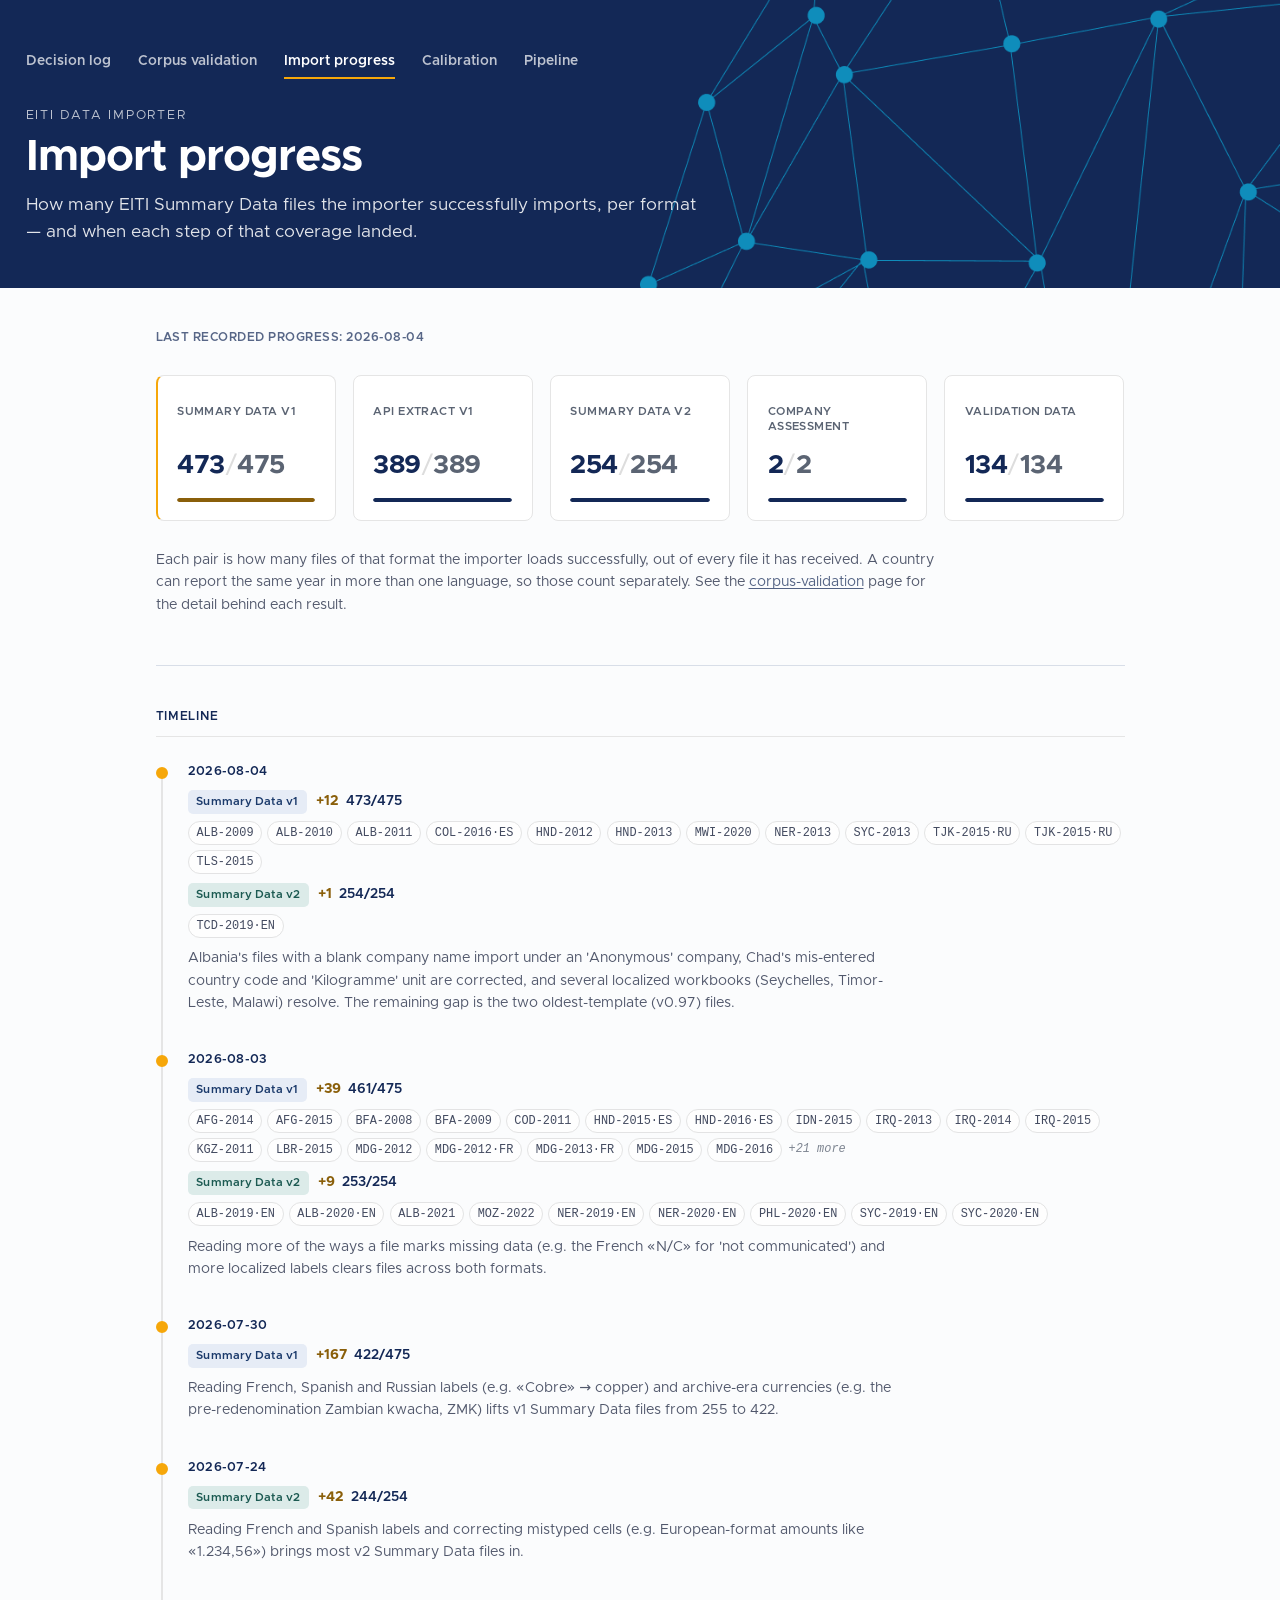
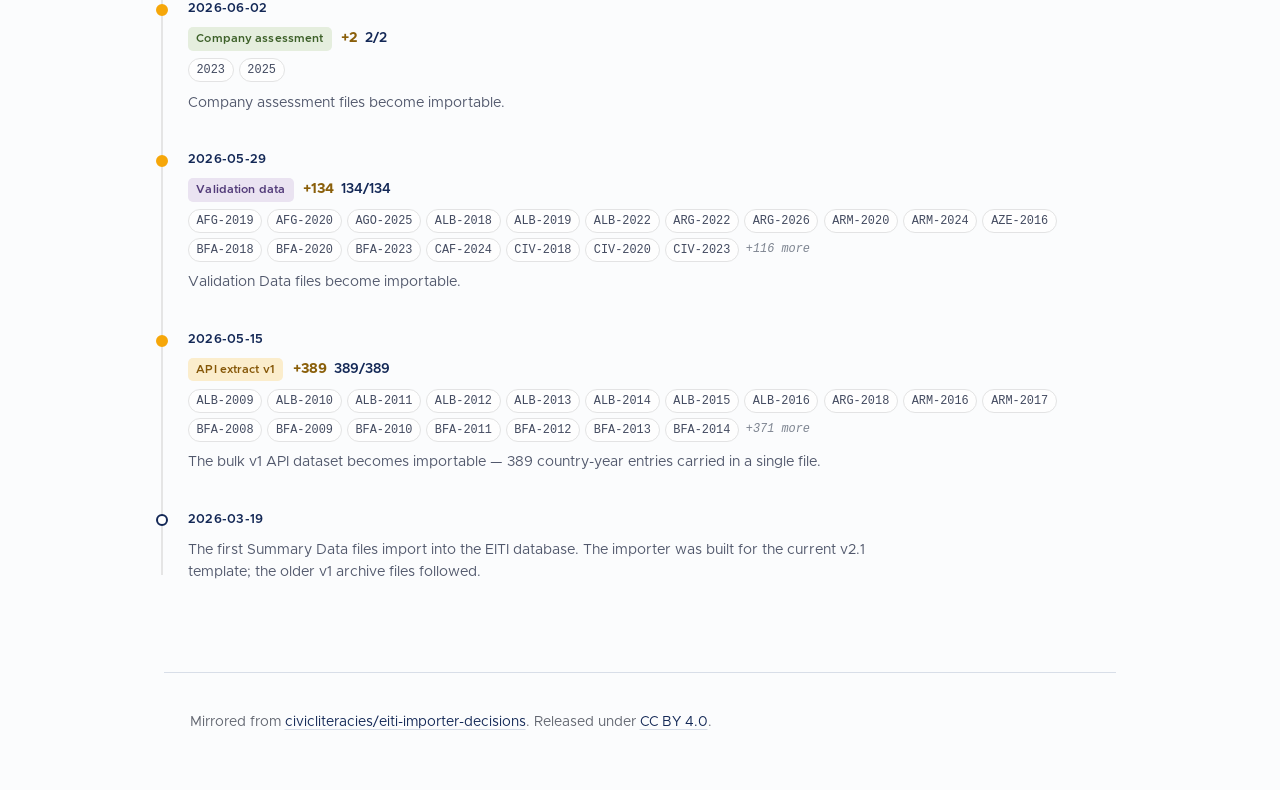
<file: import-progress.html>
<!doctype html>
<html lang="en">
<head>
  <meta charset="utf-8">
  <meta name="viewport" content="width=device-width, initial-scale=1">
  <meta http-equiv="Content-Security-Policy" content="default-src 'none'; script-src 'self'; style-src 'self'; img-src 'self'; font-src 'self'; connect-src 'self'; base-uri 'none'; form-action 'none';">
  <title>EITI Data Importer — Import progress</title>
  <meta name="description" content="How many EITI Summary Data files the importer successfully imports, per format, with a reverse-chronological record of when each step of that coverage landed.">
  <link rel="icon" type="image/svg+xml" href="cli-logo.svg">
  <link rel="stylesheet" href="style.css">
  <link rel="stylesheet" href="import-progress.css">
</head>
<body>
  <header class="site-header">
    <div class="site-header-inner">
      <nav class="site-nav" aria-label="Sections">
        <a href="./">Decision log</a>
        <a href="corpus-validation.html">Corpus validation</a>
        <a href="import-progress.html" aria-current="page">Import progress</a>
        <a href="calibration/calibration.html">Calibration</a>
        <a href="dedup-pipeline.html">Pipeline</a>
      </nav>
      <p class="eyebrow">EITI Data Importer</p>
      <h1>Import progress</h1>
      <p class="lede">How many EITI Summary Data files the importer successfully imports, per format — and when each step of that coverage landed.</p>
    </div>
  </header>

  <main id="content" class="wrap" aria-busy="true">
    <p class="loading" id="loading">Loading import progress…</p>
    <!-- aria-live sits on this small status line, not the whole <main>, so a screen reader announces
         a concise "last recorded progress" update rather than the entire snapshot + timeline. -->
    <p class="asof" id="asof" aria-live="polite" hidden></p>

    <section aria-labelledby="snapshot-h">
      <h2 id="snapshot-h" class="sr-only">Files imported, by import type</h2>
      <div class="snapshot" id="snapshot"></div>
    </section>

    <p class="note metric-note">
      Each pair is how many files of that format the importer loads successfully, out of every file
      it has received. A country can report the same year in more than one language, so those count
      separately. See the <a href="corpus-validation.html">corpus-validation</a> page for the detail
      behind each result.
    </p>

    <section aria-labelledby="timeline-h">
      <h2 id="timeline-h" class="section-h">Timeline</h2>
      <ol class="timeline" id="timeline"></ol>
    </section>
  </main>

  <footer class="site-footer">
    <p>Mirrored from <a href="https://github.com/civicliteracies/eiti-importer-decisions">civicliteracies/eiti-importer-decisions</a>. Released under <a href="https://creativecommons.org/licenses/by/4.0/">CC BY 4.0</a>.</p>
  </footer>

  <script src="import-progress.js" defer></script>
</body>
</html>
</file>
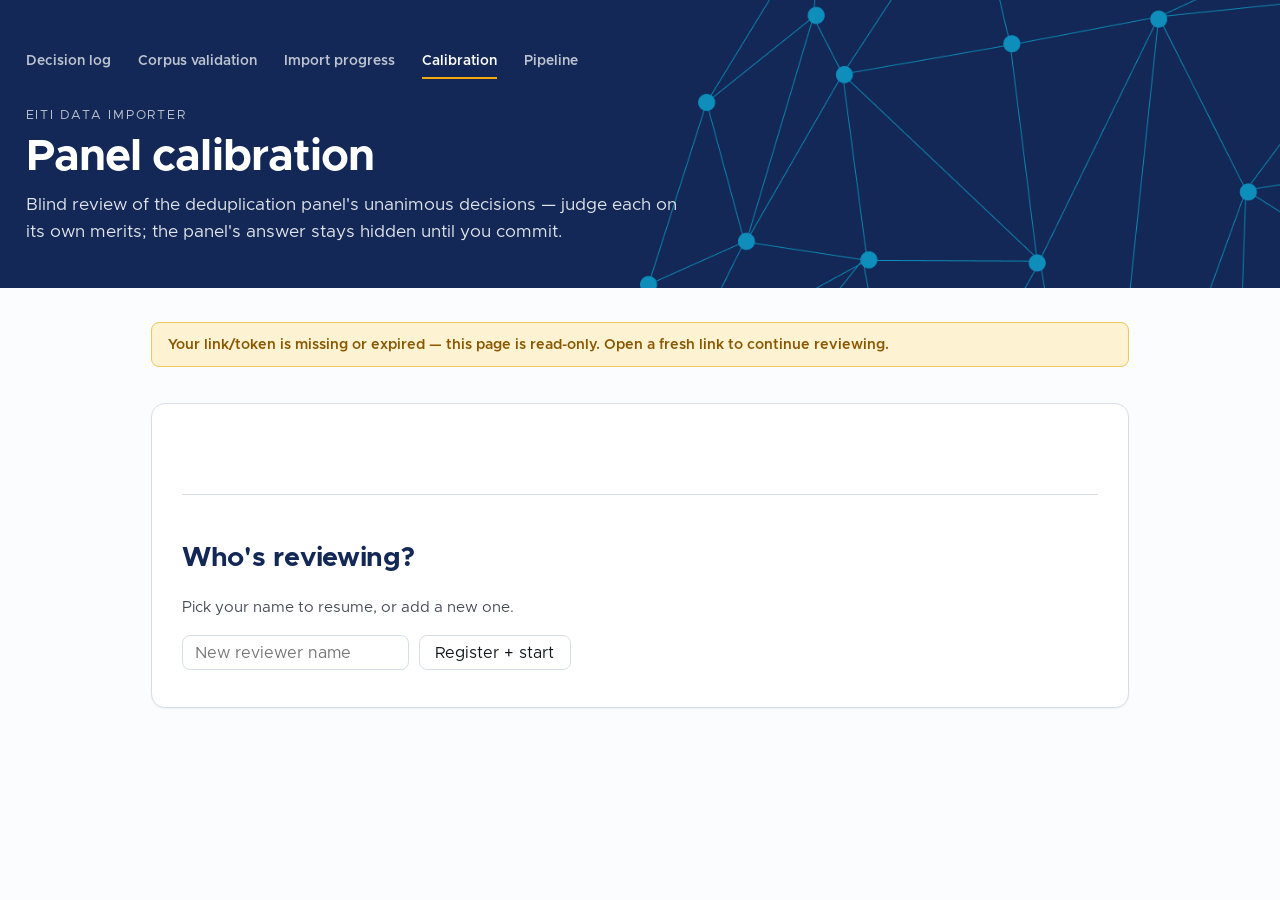
<file: calibration/calibration.html>
<!doctype html>
<html lang="en">
<head>
  <meta charset="utf-8">
  <meta name="viewport" content="width=device-width, initial-scale=1">
  <!-- This page's OWN CSP (per-page meta; the mirror sets no server CSP). It adds api.github.com to
       connect-src for the coordination reads/writes, and font-src 'self' for the shared Metropolis
       @font-face in ../style.css. The other published pages keep their strict connect-src 'self'. -->
  <meta http-equiv="Content-Security-Policy" content="default-src 'none'; script-src 'self'; style-src 'self'; font-src 'self'; img-src 'self'; connect-src 'self' https://api.github.com; base-uri 'none'; form-action 'none';">
  <!-- The page's review config (repo, paths, questions, practice set), read by calibration-boot.js. -->
  <meta name="calibration-config" content="importer-review-config.json">
  <title>EITI Data Importer — Panel calibration</title>
  <meta name="description" content="Blind human review of the deduplication panel's unanimous decisions, to measure their accuracy.">
  <link rel="icon" type="image/svg+xml" href="../cli-logo.svg">
  <link rel="stylesheet" href="../style.css">
  <link rel="stylesheet" href="calibration.css">
</head>
<body>
  <header class="site-header">
    <div class="site-header-inner">
      <nav class="site-nav" aria-label="Sections">
        <a href="../">Decision log</a>
        <a href="../corpus-validation.html">Corpus validation</a>
        <a href="../import-progress.html">Import progress</a>
        <a href="calibration.html" aria-current="page">Calibration</a>
        <a href="../dedup-pipeline.html">Pipeline</a>
      </nav>
      <p class="eyebrow">EITI Data Importer</p>
      <h1>Panel calibration</h1>
      <p class="lede">Blind review of the deduplication panel's unanimous decisions — judge each on its own merits; the panel's answer stays hidden until you commit.</p>
    </div>
  </header>

  <main id="content" class="wrap">
    <div id="banner" class="banner" role="status"></div>
    <!-- Calm visual save chrome only — NOT a live region (per-keystroke "Saving…/✓ Saved" would spam a
         screen reader). Genuine failures are announced via #banner's role=status. -->
    <div id="save-indicator" class="save-indicator" aria-hidden="true"></div>
    <div id="app"></div>
  </main>

  <script src="review-widget.js"></script>
  <script src="calibration-core.js"></script>
  <script src="calibration.js"></script>
  <script src="calibration-boot.js"></script>
</body>
</html>
</file>
<file: style.css>
/* === Metropolis (EITI's brand typeface) === */

@font-face {
  font-family: "Metropolis";
  src: url("fonts/metropolis-light.otf") format("opentype");
  font-weight: 300;
  font-display: swap;
}
@font-face {
  font-family: "Metropolis";
  src: url("fonts/metropolis-regular.otf") format("opentype");
  font-weight: 400;
  font-display: swap;
}
@font-face {
  font-family: "Metropolis";
  src: url("fonts/metropolis-medium.otf") format("opentype");
  font-weight: 500;
  font-display: swap;
}
@font-face {
  font-family: "Metropolis";
  src: url("fonts/metropolis-semibold.otf") format("opentype");
  font-weight: 600;
  font-display: swap;
}
@font-face {
  font-family: "Metropolis";
  src: url("fonts/metropolis-bold.otf") format("opentype");
  font-weight: 700;
  font-display: swap;
}

/* === Tokens === */

:root {
  --fg: #15171c;
  --fg-muted: #474b56;
  --fg-subtle: #626670;       /* WCAG AA: 5.21:1 on --bg */
  --bg: #fbfcfd;
  --bg-soft: #eef2f6;
  --bg-elevated: #ffffff;
  --accent: #132856;         /* EITI navy */
  --accent-soft: #e4ebf4;
  --pending: #8a5800;         /* EITI gold, darkened for WCAG AA on light bg (5.6:1) */
  --pending-accent: #F6A70A;  /* the literal EITI gold, used on lines/borders */
  --pending-bg: #fdf3d2;
  --pending-rule: #f0c862;
  --rule: #d8dee8;
  --rule-soft: #e6ebf1;
  --code-fg: #132856;
  --code-bg: #eef2f6;
  --code-border: #d4dae4;
  --shadow: 0 1px 2px rgba(19, 40, 86, 0.06);
  --sans: "Metropolis", ui-sans-serif, -apple-system, BlinkMacSystemFont, "Segoe UI", system-ui, sans-serif;
  --serif: "Metropolis", ui-serif, Georgia, Cambria, "Times New Roman", serif;
  --display: "Metropolis", ui-sans-serif, -apple-system, system-ui, sans-serif;
  --mono: ui-monospace, "SF Mono", Menlo, Consolas, monospace;
}

/* === Base === */

*, *::before, *::after { box-sizing: border-box; }

html {
  font-size: 17px;
  scroll-behavior: smooth;
}

@media (prefers-reduced-motion: reduce) {
  html { scroll-behavior: auto; }
  *, *::before, *::after {
    transition-duration: 0.01ms !important;
    animation-duration: 0.01ms !important;
    animation-iteration-count: 1 !important;
  }
}

/* === Focus ring (WCAG 2.4.7) === */

:focus-visible {
  outline: 2px solid var(--accent);
  outline-offset: 2px;
  border-radius: 3px;
}

.site-header :focus-visible {
  outline-color: #ffffff;
  outline-offset: 3px;
}

.view-toggle button:focus-visible {
  outline-offset: 1px;
}

body {
  margin: 0;
  font-family: var(--sans);
  font-weight: 400;
  color: var(--fg);
  background: var(--bg);
  line-height: 1.55;
  -webkit-font-smoothing: antialiased;
  text-rendering: optimizeLegibility;
}

a {
  color: var(--accent);
  text-decoration-color: var(--rule);
  text-underline-offset: 0.2em;
}
a:hover { text-decoration-color: currentColor; }

/* === Site header (EITI hero treatment — navy with the EITI hero image) === */

.site-header {
  background-color: var(--accent);
  background-image: url('hero-bg.png');
  background-size: 50%;
  background-position: right center;
  background-repeat: no-repeat;
  color: #ffffff;
}

.site-header-inner {
  position: relative;
  max-width: 80rem;
  margin: 0 auto;
  padding: 3rem 1.5rem 2.5rem;
}

.eyebrow {
  font-family: var(--sans);
  font-size: 0.75rem;
  letter-spacing: 0.14em;
  text-transform: uppercase;
  color: rgba(255, 255, 255, 0.72);
  margin: 0 0 0.45rem;
}

.site-header h1 {
  font-family: var(--display);
  font-weight: 700;
  font-size: 2.6rem;
  line-height: 1.1;
  letter-spacing: -0.02em;
  margin: 0 0 0.6rem;
  color: #ffffff;
}

.lede {
  font-size: 1.02rem;
  color: rgba(255, 255, 255, 0.88);
  margin: 0;
  max-width: 56ch;
}

@media (max-width: 900px) {
  .site-header { background-size: 65%; }
}
@media (max-width: 600px) {
  .site-header { background-image: none; }
  .site-header-inner { padding: 1.75rem 1rem 1.5rem; }
}

/* === Sticky control strip (tabs + group-by) === */

.control-strip {
  position: sticky;
  top: 0;
  z-index: 10;
  background: var(--bg);
  border-bottom: 1px solid var(--rule);
}

.tabs {
  max-width: 80rem;
  margin: 0 auto;
  padding: 0 1.5rem;
  display: flex;
  gap: 0;
  font-family: var(--sans);
  font-size: 0.92rem;
}

.page-logo {
  position: absolute;
  top: 1.5rem;
  right: 1.5rem;
  display: inline-block;
  opacity: 0.85;
  transition: opacity 150ms;
  z-index: 12;
}
.page-logo:hover { opacity: 1; }
.page-logo img { display: block; height: 1.2rem; width: auto; }

/* Default state: logo sits on the dark hero, show the negative variant. */
.page-logo .logo-on-light { display: none; }
.page-logo .logo-on-dark { display: block; }

/* When pinned to the viewport top, the bg behind is the light sticky
   control bar, so flip to the positive (navy) variant. */
.page-logo.is-pinned {
  position: fixed;
  top: 0.85rem;
  opacity: 0.65;
}
.page-logo.is-pinned .logo-on-dark { display: none; }
.page-logo.is-pinned .logo-on-light { display: block; }

.tab {
  display: inline-flex;
  align-items: center;
  gap: 0.35rem;
  padding: 0.85rem 1.1rem;
  color: var(--fg-muted);
  text-decoration: none;
  border-bottom: 2px solid transparent;
  margin-bottom: -1px;
  letter-spacing: 0.01em;
  transition: color 120ms, border-color 120ms;
}
.tab:hover { color: var(--fg); }
.tab[aria-current="page"] {
  color: var(--fg);
  border-bottom-color: var(--accent);
  font-weight: 600;
}

.tab[data-tab="pending"][aria-current="page"] {
  color: var(--pending);
  border-bottom-color: var(--pending-accent);
}

.badge {
  display: inline-flex;
  align-items: center;
  justify-content: center;
  min-width: 1.4em;
  padding: 0.1em 0.45em;
  border-radius: 999px;
  background: var(--pending-bg);
  color: var(--pending);
  font-size: 0.75rem;
  font-weight: 600;
  line-height: 1.4;
  border: 1px solid var(--pending-rule);
}

.badge.badge-muted {
  background: var(--bg-soft);
  color: var(--fg-subtle);
  border-color: var(--rule);
  font-weight: 500;
}

/* === Group-by toggle === */

.view-controls {
  max-width: 80rem;
  margin: 0 auto;
  padding: 0.6rem 1.5rem 0.75rem;
  display: flex;
  align-items: center;
  gap: 0.85rem;
  font-family: var(--sans);
  font-size: 0.82rem;
  color: var(--fg-subtle);
  border-top: 1px solid var(--rule-soft);
}

body[data-tab="pending"] .view-controls { display: none; }

.view-label {
  letter-spacing: 0.08em;
  text-transform: uppercase;
  font-size: 0.7rem;
  font-weight: 600;
}

.view-toggle {
  display: inline-flex;
  background: var(--bg-soft);
  border: 1px solid var(--rule);
  border-radius: 999px;
  padding: 2px;
}

.view-toggle button {
  font-family: var(--sans);
  font-size: 0.82rem;
  background: transparent;
  color: var(--fg-muted);
  border: none;
  padding: 0.3rem 0.95rem;
  border-radius: 999px;
  cursor: pointer;
  letter-spacing: 0.01em;
  transition: color 120ms, background 120ms;
}

.view-toggle button:hover { color: var(--fg); }

.view-toggle button.is-active {
  background: var(--bg-elevated);
  color: var(--accent);
  box-shadow: 0 1px 3px rgba(0, 0, 0, 0.08);
  font-weight: 600;
}

/* === Layout === */

.layout {
  max-width: 80rem;
  margin: 0 auto;
  padding: 2rem 1.5rem 4rem;
  display: grid;
  grid-template-columns: 14rem 1fr;
  gap: 3rem;
  align-items: start;
}

body[data-tab="pending"] .layout {
  grid-template-columns: 1fr;
  max-width: 56rem;
}
body[data-tab="pending"] .toc { display: none; }

body[data-tab="decided"] .pending-view { display: none; }
body[data-tab="pending"] .decided-view { display: none; }

/* === TOC === */

.toc {
  position: sticky;
  top: 7rem;
  font-family: var(--sans);
  font-size: 0.87rem;
  max-height: calc(100vh - 9rem);
  overflow-y: auto;
}

.toc-title {
  font-size: 0.72rem;
  letter-spacing: 0.14em;
  text-transform: uppercase;
  color: var(--fg-subtle);
  margin: 0 0 0.6rem;
  font-weight: 600;
}

#toc-list {
  list-style: none;
  margin: 0;
  padding: 0;
  border-left: 1px solid var(--rule);
}
#toc-list li { margin: 0; }
#toc-list a {
  display: block;
  padding: 0.35rem 0.9rem;
  color: var(--fg-muted);
  text-decoration: none;
  border-left: 2px solid transparent;
  margin-left: -1px;
  line-height: 1.35;
  transition: color 120ms, border-color 120ms, background 120ms;
}
#toc-list a:hover {
  color: var(--accent);
  background: var(--accent-soft);
}
#toc-list a.is-active {
  color: var(--fg);
  border-left-color: var(--accent);
  font-weight: 600;
}

/* === Main content === */

main { min-width: 0; max-width: 56rem; }
main .loading { color: var(--fg-subtle); font-style: italic; }

.intro-hidden { display: none; }
main hr { display: none; }

main h2 {
  font-family: var(--display);
  color: var(--accent);
  font-size: 1.6rem;
  font-weight: 700;
  letter-spacing: -0.01em;
  margin: 3.5rem 0 1rem;
  padding-top: 2.5rem;
  border-top: 1px solid var(--rule);
  scroll-margin-top: 8rem;
}
main h2.is-first {
  border-top: none;
  padding-top: 0;
  margin-top: 0;
}

main h3 {
  font-family: var(--display);
  color: var(--accent);
  font-size: 1.18rem;
  font-weight: 600;
  letter-spacing: -0.005em;
  margin: 2.25rem 0 0.5rem;
  scroll-margin-top: 8rem;
}

main p, main ul, main ol { margin: 0.6rem 0; }
main ul, main ol { padding-left: 1.4rem; }
main li { margin: 0.25rem 0; }

main strong {
  font-family: var(--sans);
  font-weight: 600;
  color: var(--fg);
}

main code {
  font-family: var(--mono);
  font-size: 0.83em;
  background: var(--code-bg);
  color: var(--code-fg);
  padding: 0.12em 0.4em;
  border-radius: 3px;
  border: 1px solid var(--code-border);
  overflow-wrap: anywhere;
  word-break: break-word;
}

main p, main dd, .fields dd p { overflow-wrap: anywhere; }
body { overflow-x: hidden; }

main p code, main li code, main dd code {
  vertical-align: 0.05em;
}

main a { color: var(--accent); }

/* === Field grid === */

.fields {
  display: grid;
  grid-template-columns: 7rem 1fr;
  gap: 0.6rem 1.5rem;
  margin: 1.25rem 0 0;
  padding-top: 0.75rem;
  border-top: 1px dashed var(--rule-soft);
}

.fields dt {
  font-family: var(--sans);
  font-size: 0.7rem;
  font-weight: 600;
  letter-spacing: 0.1em;
  text-transform: uppercase;
  color: var(--fg-subtle);
  padding-top: 0.45em;
  line-height: 1.4;
}

.fields dd {
  margin: 0;
  min-width: 0;
}

.fields dd > p:first-child { margin-top: 0; }
.fields dd > p:last-child { margin-bottom: 0; }
.fields dd > ul, .fields dd > ol { margin: 0.4rem 0; }

/* Technical detail rows are hidden by default; toggle reveals them. */
body:not(.show-technical) .field-technical { display: none; }

body.show-technical .fields dt.field-technical {
  color: var(--accent);
  background: var(--accent-soft);
  padding: 0.5em 0.65em 0.5em;
  border-radius: 4px 0 0 4px;
  margin-top: 0.35rem;
}
body.show-technical .fields dd.field-technical {
  background: var(--accent-soft);
  padding: 0.55rem 0.85rem;
  border-radius: 0 4px 4px 0;
  margin-top: 0.35rem;
}

.tech-controls {
  margin-top: 1.5rem;
  display: flex;
  flex-direction: column;
  gap: 0.4rem;
  font-family: var(--sans);
  color: var(--fg-subtle);
}
.tech-controls .view-label {
  letter-spacing: 0.08em;
  text-transform: uppercase;
  font-size: 0.66rem;
  font-weight: 600;
}
.tech-controls .view-toggle {
  align-self: flex-start;
  padding: 1px;
}
.tech-controls .view-toggle button {
  font-size: 0.74rem;
  padding: 0.2rem 0.65rem;
  letter-spacing: 0;
}

.back-to-top {
  position: fixed;
  bottom: 1.25rem;
  left: 1.25rem;
  z-index: 50;
  background: var(--bg-elevated);
  color: var(--fg-muted);
  border: 1px solid var(--rule);
  border-radius: 999px;
  padding: 0.45rem 0.85rem;
  font-family: var(--sans);
  font-size: 0.78rem;
  letter-spacing: 0.02em;
  cursor: pointer;
  box-shadow: 0 2px 6px rgba(0, 0, 0, 0.06);
  transition: color 120ms, border-color 120ms, opacity 200ms;
}
.back-to-top:hover {
  color: var(--fg);
  border-color: var(--fg-subtle);
}
.back-to-top[hidden] { display: none; }

/* === Pending tab: pending-view content reads like decided-view; the tab
   itself carries the orange affordance, so no need to re-style the body. */

.pending-view { margin: 0; }

/* The section heading "0. Pending Decisions" is redundant with the tab. */
.pending-view h2 { display: none; }

/* === Footer === */

.site-footer {
  max-width: 56rem;
  margin: 0 auto;
  padding: 2rem 1.5rem 3rem;
  border-top: 1px solid var(--rule);
  font-family: var(--sans);
  font-size: 0.82rem;
  color: var(--fg-subtle);
}
.site-footer p { margin: 0.3rem 0; }

@media (max-width: 900px) {
  .page-logo { top: 1rem; right: 1rem; }
  .page-logo img { height: 0.95rem; }
  .page-logo.is-pinned { top: 0.75rem; }
}

/* === Mobile === */

@media (max-width: 900px) {
  html { font-size: 16px; }

  .site-header-inner { padding: 1.25rem 1rem 0.75rem; }
  .site-header h1 { font-size: 1.7rem; }
  .tabs { padding: 0 1rem; }
  .view-controls { padding: 0.5rem 1rem 0.6rem; }

  .layout {
    grid-template-columns: 1fr;
    gap: 1rem;
    padding: 1.25rem 1rem 3rem;
  }

  .toc {
    position: static;
    max-height: none;
    margin: 0 -1rem 1rem;
    padding: 0.75rem 1rem;
    background: var(--bg-soft);
    border-bottom: 1px solid var(--rule);
  }
  .toc-title { display: none; }
  #toc-list {
    display: flex;
    flex-wrap: wrap;
    gap: 0.25rem 1rem;
    border-left: none;
  }
  #toc-list a {
    padding: 0.2rem 0;
    border-left: none;
    margin-left: 0;
    font-size: 0.88rem;
  }
  #toc-list a.is-active { border-left: none; }

  main h2 { font-size: 1.35rem; margin: 2.5rem 0 0.75rem; padding-top: 1.75rem; }
  main h3 { font-size: 1.08rem; margin: 1.75rem 0 0.4rem; }

  .fields {
    grid-template-columns: 1fr;
    gap: 0.15rem;
  }
  .fields dt {
    padding-top: 0.65rem;
    font-size: 0.68rem;
  }
  .fields dd { margin-bottom: 0.1rem; }

  .pending-view { padding: 1rem 1.25rem 1.5rem; }
}


/* === Cross-page site nav (shared by the decision log + corpus validation) === */
.site-nav { display: flex; flex-wrap: wrap; gap: 0.55rem 1.6rem; margin-bottom: 1.6rem; font-family: var(--sans); font-size: 0.82rem; font-weight: 600; }
.site-nav a { color: rgba(255, 255, 255, 0.72); text-decoration: none; padding-bottom: 0.25rem; border-bottom: 2px solid transparent; }
.site-nav a:hover { color: #ffffff; text-decoration: none; }
.site-nav a[aria-current="page"] { color: #ffffff; border-bottom-color: var(--pending-accent); }
</file>
<file: calibration/calibration.css>
/* Calibration page — components only. The design language (Metropolis, tokens, hero header, nav,
   body base) comes from the shared ../style.css; this file adds the reviewer-tool components and
   reuses the shared tokens (--accent navy, --bg-elevated, --rule, --sans, …) so the page reads as
   part of the decision-site. No :root/@font/body here — those belong to style.css. */

.wrap { max-width: 60rem; margin: 0 auto; padding: 2rem 1.25rem 4rem; }
h2 { font-family: var(--sans); font-weight: 600; font-size: 1.25rem; color: var(--fg); margin: 0 0 0.75rem; }
.muted { color: var(--fg-muted); font-size: 0.9rem; margin: 0.5rem 0; }

/* buttons — navy primary, matching the site accent */
button {
  font-family: var(--sans); font-size: 0.95rem; cursor: pointer;
  border: 1px solid var(--rule); background: var(--bg-elevated); color: var(--fg);
  border-radius: 8px; padding: 0.5rem 0.9rem; margin: 0.4rem 0.4rem 0.4rem 0;
  transition: background 120ms, color 120ms, border-color 120ms, transform 80ms;
}
button:hover { border-color: var(--accent); }
/* Press feedback: a quick, subtle scale-down so a click/tap reads as landing (pointer input has no
   keyboard flash). ~80ms so it feels tactile, not laggy. Disabled under reduced-motion below. */
button:active { transform: scale(0.97); }
button.primary { background: var(--accent); color: #fff; border-color: transparent; }
button.primary:hover { filter: brightness(1.1); }
button.secondary { font-size: 0.82rem; padding: 0.35rem 0.7rem; color: var(--fg-muted); }
select, .name-input {
  font-family: var(--sans); font-size: 0.95rem; padding: 0.5rem 0.7rem;
  border: 1px solid var(--rule); border-radius: 8px; background: var(--bg-elevated); color: var(--fg);
  margin: 0.4rem 0.6rem 0.4rem 0;
}

.banner { color: var(--fg-muted); font-size: 0.85rem; min-height: 0; margin-bottom: 0.5rem; }
.banner.error { color: var(--pending); font-weight: 600; background: var(--pending-bg);
  border: 1px solid var(--pending-rule); border-radius: 8px; padding: 0.6rem 0.9rem; }
/* Read-only-because-another-session-is-active: informational, not a failure — calm accent, not amber.
   Lays the explanation and the "Make this the active session" action out on one row (wraps if narrow). */
.banner.warn { color: var(--fg); font-weight: 500; background: var(--accent-soft);
  border: 1px solid var(--rule); border-radius: 8px; padding: 0.6rem 0.9rem;
  display: flex; align-items: center; flex-wrap: wrap; gap: 0.4rem 0.75rem; }
.banner-action { margin: 0; font-size: 0.82rem; padding: 0.35rem 0.75rem; flex: none; }

/* Calm positive save indicator for normal batching (never an error). The slot reserves exactly one
   text line permanently — even when idle/empty — so the card never shifts as "Saving…/✓ Saved" appears
   and clears. line-height and min-height are the SAME unit so an empty slot and a filled one are the
   same height (a shorter min-height would let the filled line grow the box and reintroduce the jitter). */
.save-indicator { font-size: 0.82rem; color: var(--fg-subtle); line-height: 1.5; min-height: 1.5em;
  margin: 0 0 0.4rem; transition: color 150ms; }
/* A gently spinning glyph on the busy states (Saving… and Claiming… share the .saving class) so a
   slow background write reads as working, not hung. Motion disabled below under reduced-motion. */
.save-indicator.saving::before { content: "◌"; display: inline-block; margin-right: 0.35em;
  animation: calib-spin 1.1s linear infinite; }
@keyframes calib-spin { to { transform: rotate(360deg); } }
.save-indicator.saved { color: #1e7d43; }

/* Calm, non-blocking inline notice on the review screen (e.g. a full-bucket claim race) —
   informational, never an error. */
.notice { color: var(--fg); background: var(--accent-soft); border: 1px solid var(--rule);
  border-radius: 8px; padding: 0.55rem 0.85rem; margin: 0 0 1rem; font-size: 0.9rem; }

/* review card + shared widget classes */
.card { background: var(--bg-elevated); border: 1px solid var(--rule); border-radius: 14px;
  padding: 1.75rem; box-shadow: var(--shadow); }
.chip { display: inline-block; background: var(--bg-soft); color: var(--fg-subtle); border-radius: 999px;
  padding: 0.15rem 0.7rem; font-size: 0.72rem; text-transform: uppercase; letter-spacing: 0.05em; }
.q { font-size: 0.95rem; color: var(--fg-muted); margin: 1.1rem 0 0.5rem; }
/* .q receives programmatic focus after every card rebuild (review-widget gives it tabindex=-1) purely
   to keep screen-reader/keyboard continuity — it is not a user-operated control, so it must never paint
   a focus ring (the browser's :focus-visible heuristic would otherwise ring it after a keyboard choice).
   Genuine interactive controls keep their ring. */
.q:focus { outline: none; }
.names { display: flex; flex-direction: column; gap: 0.6rem; margin: 0.5rem 0 1.4rem; }
.name { background: var(--bg-soft); border: 1px solid var(--rule-soft); border-radius: 10px;
  padding: 0.85rem 1rem; font-size: 1.1rem; font-weight: 500; word-break: break-word; }
/* An item's facts, under its names: a reading measure of about 72 characters, a little air
   between items, and a long identifier broken rather than pushed past the card's edge. */
.details { margin: -0.6rem 0 1.4rem; font-size: 0.9rem; line-height: 1.5; color: var(--fg-muted); }
/* A partition item has no names: its details follow the question directly. */
.q + .details { margin-top: 0.4rem; }
.details .facts { margin: 0.4rem 0; padding-left: 1.2rem; max-width: 72ch; }
.details .facts li + li, .member .facts li + li { margin-top: 0.35rem; }
.details li, .member .facts li { overflow-wrap: anywhere; }
/* The first answer of a two-step choice, shown above its follow-up question. */
.step { font-size: 0.85rem; color: var(--fg-subtle); margin: -0.6rem 0 0.75rem; }
button.step-back { width: 100%; }
.choices { display: flex; gap: 0.75rem; } .choices button { flex: 1; padding: 1rem; font-size: 1rem; }
/* The large choice/unsure targets read as tappable cards: a soft border + faint shadow at rest, and a
   gentle lift with a deeper shadow on hover — elevation rather than a flat colour wash. Once chosen they
   flip to the solid navy selected state. Transitions ~150ms so state changes feel responsive. */
.choices button, button.unsure {
  border-color: var(--rule-soft); box-shadow: 0 1px 2px rgba(0, 0, 0, 0.04);
  transition: background 150ms, color 150ms, border-color 150ms, box-shadow 150ms, transform 120ms;
}
.choices button:not(.primary):hover, button.unsure:not(.primary):hover {
  border-color: var(--rule); box-shadow: 0 4px 12px rgba(0, 0, 0, 0.09); transform: translateY(-1px);
}
/* The chosen button confirms IN PLACE: it flips to the selected navy state — the same state shown when
   navigating back to a decided item — plus one quick "pop", so a keyboard 1/2/u press is felt on the
   button the reviewer is looking at. The card advances just as this settles; the class is gone on the
   next render. Motion dropped under reduced-motion below (the colour flip still confirms). */
.choices button.just-picked, button.unsure.just-picked { animation: calib-pick 160ms ease-out; }
@keyframes calib-pick { 0% { transform: scale(0.97); } 55% { transform: scale(1.04); } 100% { transform: scale(1); } }
/* Same padding/font as the choice buttons so all three stack at one height; the muted colour keeps
   Unsure visually secondary without making it a different size. */
.unsure-row { margin-top: 0.6rem; } button.unsure { width: 100%; color: var(--fg-muted); font-size: 1rem; padding: 1rem; }
/* A step whose labels are too long for equal columns (review-widget's choiceLayout) is a list: one
   full-width option per choice, its key in a column of its own and its label wrapping at a reading
   measure beside it. Unsure is the list's last option, a little apart and muted. */
.answers.layout-list .choices { flex-direction: column; gap: 0.5rem; }
.answers.layout-list .choices button, .answers.layout-list button.unsure {
  flex: none; display: flex; align-items: baseline; gap: 0.75rem; width: 100%; margin: 0;
  padding: 0.75rem 1rem; text-align: left; line-height: 1.4; }
.answers.layout-list .unsure-row { margin-top: 0.85rem; }
.answers.layout-list .key { flex: none; min-width: 1.9em; color: var(--fg-subtle); font-variant-numeric: tabular-nums; }
.answers.layout-list .label { max-width: 68ch; }
/* A choice's meaning, under its name. */
.label .meaning { display: block; font-size: 0.86rem; color: var(--fg-muted); }
.primary .label .meaning { color: inherit; }
.answers.layout-list .primary .key { color: inherit; }
/* On a narrow screen equal columns would wrap even short labels: a row stacks too. */
@media (max-width: 36rem) {
  .answers.layout-row .choices { flex-direction: column; gap: 0.5rem; }
  .answers.layout-row .choices button { flex: none; margin: 0; }
}
.reveal { margin-top: 1.4rem; padding: 0.9rem 1rem; border-radius: 10px; display: none; }
.reveal.show { display: block; }
.reveal .verdict { font-weight: 700; }
.reveal.agree { background: #e6f4ea; } .reveal.agree .verdict { color: #1e7d43; }
.reveal.disagree { background: #fdecea; } .reveal.disagree .verdict { color: #b42318; }
.reveal.neutral { background: var(--bg-soft); } .reveal.neutral .verdict { color: var(--fg-muted); }
/* Three columns with equal 1fr flanks so the "n / total" chip sits dead-centre regardless of the
   Prev/Next button widths; align-items centres it vertically against the buttons. */
.nav { display: grid; grid-template-columns: 1fr auto 1fr; align-items: center; margin-top: 1.4rem; }
/* Pin the flank buttons to the outer edges — a grid item defaults to justify-self:stretch, which
   would otherwise blow Prev/Next up to a full 1fr column width. */
.nav > :first-child { justify-self: start; }
.nav > :last-child { justify-self: end; }
.done { text-align: center; color: var(--fg-muted); padding: 3rem 0 1.25rem; font-size: 1rem; }
/* Completion actions, centred directly under the "Bucket complete" confirmation (not floated top-left). */
.done-actions { display: flex; justify-content: center; gap: 0.5rem; flex-wrap: wrap; }
/* Indeterminate progress for the completion flush — a network round-trip of unknown length, so the
   bar sweeps rather than lying with a percentage. */
.progress { height: 4px; max-width: 18rem; margin: 1rem auto 0; background: var(--bg-soft);
  border-radius: 999px; overflow: hidden; }
.progress.indeterminate .bar { height: 100%; width: 40%; background: var(--accent); border-radius: 999px;
  animation: calib-indet 1.1s ease-in-out infinite; }
@keyframes calib-indet { from { margin-left: -40%; } to { margin-left: 100%; } }
@media (prefers-reduced-motion: reduce) {
  .progress.indeterminate .bar { animation: none; width: 100%; opacity: 0.5; }
  .save-indicator.saving::before { animation: none; }
  /* Drop movement everywhere; the colour/state changes still carry the feedback. */
  button:active { transform: none; }
  .choices button:not(.primary):hover, button.unsure:not(.primary):hover { transform: none; }
  .choices button.just-picked, button.unsure.just-picked { animation: none; } /* the navy flip alone confirms */
}
.error { color: var(--pending); padding: 1rem 0; }
.practice-note { background: var(--accent-soft); border: 1px solid var(--rule); border-radius: 10px;
  padding: 0.65rem 0.9rem; margin-bottom: 1rem; font-size: 0.9rem; color: var(--fg-muted); }

/* bucket board */
.board { display: grid; grid-template-columns: repeat(auto-fill, minmax(14rem, 1fr)); gap: 0.75rem; margin: 1rem 0; }
.bucket { background: var(--bg-elevated); border: 1px solid var(--rule); border-left: 4px solid var(--rule);
  border-radius: 10px; padding: 0.9rem; box-shadow: var(--shadow); }
.bucket .bid { font-weight: 600; font-family: var(--mono); font-size: 0.9rem; }
.bucket .meta { color: var(--fg-muted); font-size: 0.82rem; margin: 0.25rem 0 0.5rem; }
.bucket .state-tag { font-size: 0.68rem; text-transform: uppercase; letter-spacing: 0.05em; color: var(--fg-subtle); }
.bucket.available { border-left-color: #1e7d43; }
.bucket.mine { border-left-color: var(--accent); }
.bucket.claimed { border-left-color: var(--pending-accent); opacity: 0.85; }
.bucket.complete { border-left-color: var(--fg-subtle); opacity: 0.72; }
.bucket.excluded { border-left-color: var(--rule); opacity: 0.6; }

/* board action bar */
.board-actions { display: flex; gap: 0.5rem; align-items: center; }

/* per-bucket role tags: ✓ finished, ◷ mid-review; .me marks the current reviewer */
.bucket .who { display: flex; flex-wrap: wrap; gap: 0.3rem; margin: 0.15rem 0 0.5rem; }
.tag { display: inline-block; border-radius: 999px; padding: 0.1rem 0.55rem; font-size: 0.72rem; font-weight: 500;
  border: 1px solid var(--rule-soft); background: var(--bg-soft); color: var(--fg-muted); }
.tag.done { background: #e6f4ea; color: #1e7d43; border-color: transparent; }
.tag.wip { background: var(--pending-bg); color: var(--pending); border-color: transparent; }
.tag.me { outline: 2px solid var(--accent); outline-offset: 1px; font-weight: 700; }

/* progress summary modal */
.modal-overlay { position: fixed; inset: 0; background: rgba(0, 0, 0, 0.45); display: flex;
  align-items: flex-start; justify-content: center; padding: 3rem 1rem; z-index: 50; overflow-y: auto; }
.modal { background: var(--bg-elevated); border: 1px solid var(--rule); border-radius: 14px;
  padding: 1.75rem; box-shadow: var(--shadow); max-width: 36rem; width: 100%; }
.sum-strata { margin: 0.75rem 0; }
.sum-row { font-size: 0.88rem; color: var(--fg-muted); padding: 0.15rem 0; text-transform: capitalize; }
.sum-table { width: 100%; border-collapse: collapse; margin: 0.75rem 0 1rem; font-size: 0.88rem; }
.sum-table th, .sum-table td { text-align: left; padding: 0.4rem 0.6rem; border-bottom: 1px solid var(--rule-soft); }
.sum-table th { font-weight: 600; color: var(--fg-subtle); font-size: 0.75rem; text-transform: uppercase; letter-spacing: 0.04em; }
.sum-table tr.me td { font-weight: 700; color: var(--accent); }
.sum-table td:not(:first-child), .sum-table th:not(:first-child) { text-align: right; font-variant-numeric: tabular-nums; }

/* A partition item: one row per member, its evidence under its name, its selector beneath. */
.members { list-style: none; padding: 0; margin: 0.5rem 0 1rem; }
.member { padding: 0.6rem 0; border-top: 1px solid var(--rule); }
.member .facts { margin: 0.25rem 0 0.4rem 1.1rem; font-size: 0.88rem; line-height: 1.5; color: var(--fg-muted); max-width: 72ch; }
.member select { max-width: 100%; }
.note { display: block; margin-top: 0.4rem; font-size: 0.88rem; color: var(--fg-muted); }
.note textarea { display: block; width: 100%; box-sizing: border-box; font: inherit; }
.unsaved { margin-top: 0.4rem; font-size: 0.88rem; color: var(--fg-muted); }

/* ---- The comparison card ---------------------------------------------------------------------------
   A comparison item on one screen: the records header, the proposal, the records field by field and the
   research in the main column, the decision in a sticky column beside them. Below 60rem the decision is
   a bottom dock (accept in one tap, or open the other answers) and the panel is a bottom sheet. */
.wrap:has(.cmp) { max-width: 72rem; }
.cmp { display: grid; grid-template-columns: minmax(0, 1fr); gap: 1rem; align-items: start; }
.cmp-main { min-width: 0; }
.cmp-main > .card + .card { margin-top: 1rem; }
.cmp .card { padding: 1.25rem; box-shadow: 0 1px 2px rgba(19, 40, 86, 0.05), 0 6px 18px rgba(19, 40, 86, 0.05); }
.cmp-eyebrow { font-size: 0.72rem; text-transform: uppercase; letter-spacing: 0.06em; color: var(--fg-subtle);
  font-weight: 600; margin: 0 0 0.35rem; }
.cmp-main .cmp-eyebrow:not(:first-child) { margin-top: 1.1rem; }
.cmp-help { font-size: 0.82rem; color: var(--fg-subtle); margin: 0 0 0.6rem; max-width: 72ch; line-height: 1.5; }
/* where the reviewer's saved answers stand while they are not known: loading, or not read (with a retry) */
.cmp-load { margin: 0 0 1rem; padding: 0.55rem 0.85rem; font-size: 0.88rem; color: var(--fg-muted); background: var(--accent-soft);
  border: 1px solid var(--rule); border-radius: 8px; display: flex; flex-wrap: wrap; align-items: center; gap: 0.4rem 0.75rem; }
.cmp-load.failed { color: var(--pending); font-weight: 600; background: var(--pending-bg); border-color: var(--pending-rule); }
.cmp-load button.cmp-retry { margin: 0; flex: none; }
.cmp-reason { margin-top: 0.15rem; }
h2.cmp-q { font-family: var(--sans); font-size: 1.15rem; font-weight: 600; letter-spacing: normal; color: var(--fg);
  margin: 0 0 0.9rem; padding: 0; border: 0; }

/* the records, side by side, each named by its role and kind */
.cmp-pair { display: grid; grid-template-columns: repeat(auto-fit, minmax(14rem, 1fr)); gap: 0.75rem; }
.cmp-rec { background: var(--bg-soft); border: 1px solid var(--rule-soft); border-radius: 8px; padding: 0.8rem 0.9rem; min-width: 0; }
.cmp-kind { font-size: 0.72rem; text-transform: uppercase; letter-spacing: 0.06em; color: var(--fg-subtle); font-weight: 600; }
.cmp-name { font-size: 1.1rem; font-weight: 600; line-height: 1.3; margin: 0.2rem 0 0.25rem; overflow-wrap: anywhere; text-wrap: balance; }
.cmp-sub { font-size: 0.85rem; color: var(--fg-muted); }
.cmp-notice { margin: 0.75rem 0 0; padding: 0.6rem 0.8rem; font-size: 0.88rem; background: var(--pending-bg);
  border: 1px solid var(--pending-rule); border-radius: 8px; }

/* the proposal: a navy rule when an answer is proposed, the EITI gold when none is */
.cmp-proposal { border-left: 4px solid var(--accent); }
.cmp-proposal.open { border-left-color: var(--pending-accent); }
.cmp-prop-head { display: flex; flex-wrap: wrap; gap: 0.4rem 0.75rem; align-items: baseline; }
.cmp-prop-answer { font-size: 1.2rem; font-weight: 600; }
.cmp-prop-by { font-size: 0.85rem; color: var(--fg-muted); }
.cmp-prob { display: inline-block; font-variant-numeric: tabular-nums; background: var(--bg-soft); border-radius: 999px;
  padding: 0.05rem 0.55rem; font-size: 0.8rem; color: var(--fg-muted); }
.cmp-judges { display: grid; grid-template-columns: repeat(auto-fit, minmax(13rem, 1fr)); gap: 0.6rem; margin-top: 0.75rem; }
.cmp-judge { background: var(--bg-soft); border-radius: 8px; padding: 0.6rem 0.75rem; font-size: 0.9rem; min-width: 0; }
.cmp-judge-name { font-size: 0.78rem; text-transform: uppercase; letter-spacing: 0.05em; color: var(--fg-subtle); font-weight: 600; }
.cmp-judge-answer { font-weight: 600; }
.cmp-judge-missing { color: var(--fg-muted); }
.cmp-probs { display: flex; gap: 0.35rem; flex-wrap: wrap; margin-top: 0.3rem; }
.cmp-rationale { margin: 0.6rem 0 0; line-height: 1.55; font-size: 0.95rem; max-width: 72ch; overflow-wrap: anywhere; }
/* A claim id in the rationale: a chip that sits tight in its text, as "(c1, …" reads, with no gap of its own. */
.cite { display: inline-block; font-size: 0.78rem; font-family: var(--mono); background: var(--accent-soft); color: var(--accent);
  border-radius: 4px; padding: 0 0.2rem; margin: 0; text-decoration: none; white-space: nowrap; }
.cite:hover, .cite:focus-visible { background: var(--accent); color: #fff; }
.cmp-weighed { margin: 0.6rem 0 0; font-size: 0.82rem; color: var(--fg-muted); line-height: 1.5; }
.cmp-weighed b { font-weight: 600; }
.cmp-why { margin: 0.7rem 0 0; font-size: 0.82rem; color: var(--fg-subtle); }

/* the comparison: one row per concept, each record a column; a row whose cells read the same is tinted */
table.cmp-table { width: 100%; border-collapse: collapse; font-size: 0.92rem; table-layout: fixed; }
.cmp-table th, .cmp-table td { text-align: left; vertical-align: top; padding: 0.55rem 0.5rem; border-top: 1px solid var(--rule-soft); }
.cmp-table thead th { border-top: 0; font-size: 0.72rem; text-transform: uppercase; letter-spacing: 0.06em; color: var(--fg-subtle); padding-top: 0; }
.cmp-table th.cmp-concept { width: 7.5rem; color: var(--fg-muted); font-weight: 500; font-size: 0.85rem; }
.cmp-table td { overflow-wrap: anywhere; }
.cmp-lbl { display: block; font-size: 0.75rem; color: var(--fg-subtle); }
.cmp-v + .cmp-v { margin-top: 0.35rem; }
.cmp-v a { color: var(--accent); }
.cmp-table td.empty { color: var(--fg-subtle); }
.cmp-table td.empty::before { content: "—"; }
.cmp-table tr.same td { background: #eef7f0; }
.cmp-more { font: inherit; font-size: 0.82rem; color: var(--accent); background: none; border: 0; padding: 0; margin: 0.15rem 0 0;
  text-decoration: underline; text-decoration-color: var(--rule); }
.cmp-more:hover { text-decoration-color: var(--accent); }
.cmp .hidden { display: none; }
details.cmp-extra summary { cursor: pointer; font-size: 0.85rem; color: var(--fg-muted); margin-top: 0.5rem; }

/* the research */
.cmp-claim { border-top: 1px solid var(--rule-soft); padding: 0.8rem 0; }
.cmp-help + .cmp-claim { border-top: 0; padding-top: 0.2rem; }
.cmp-claim:focus { outline: none; }
.cmp-claim:focus-visible { outline: 2px solid var(--accent); outline-offset: 2px; }
.cmp-cid { font-family: var(--mono); font-size: 0.78rem; color: var(--accent); margin-right: 0.4rem; }
.cmp-claim p { margin: 0 0 0.45rem; line-height: 1.5; max-width: 72ch; }
.cmp-ev { list-style: none; padding: 0; margin: 0; display: grid; gap: 0.35rem; }
.cmp-ev li { font-size: 0.88rem; color: var(--fg-muted); padding-left: 1.4rem; position: relative; overflow-wrap: anywhere; }
.cmp-ev li::before { position: absolute; left: 0; top: 0; font-weight: 700; }
.cmp-ev li.verified::before { content: "✓"; color: #1e7d43; }
.cmp-ev li.refused::before { content: "✗"; color: #b42318; }
.cmp-sr { position: absolute; width: 1px; height: 1px; overflow: hidden; clip: rect(0 0 0 0); white-space: nowrap; }
.cmp-ev blockquote { margin: 0; padding: 0.35rem 0.7rem; border-left: 3px solid var(--rule); background: var(--bg-soft);
  border-radius: 0 8px 8px 0; color: var(--fg); font-style: italic; }
.cmp-src, .cmp-reason { font-size: 0.78rem; color: var(--fg-subtle); }
.cmp-src a { color: var(--accent); }
.cmp-reason { color: #b42318; }
.cmp-others { list-style: none; padding: 0; margin: 0; display: grid; gap: 0.4rem; }
.cmp-others li { display: flex; flex-wrap: wrap; gap: 0.25rem 0.6rem; align-items: baseline; font-size: 0.9rem; }
.cmp-other-fields { flex-basis: 100%; font-size: 0.85rem; color: var(--fg-muted); }

/* the decision */
.cmp-panel-head { display: flex; justify-content: space-between; align-items: center; gap: 0.5rem; }
.cmp-panel-head .cmp-eyebrow { margin: 0; }
button.cmp-close { display: none; margin: 0; }
button.cmp-accept { width: 100%; margin: 0.75rem 0 0; padding: 0.85rem 1rem; font-size: 1rem; font-weight: 600; min-height: 48px;
  display: inline-flex; align-items: center; justify-content: center; gap: 0.5rem; }
.cmp-accept .key, .cmp-choice .key { font-family: var(--mono); font-weight: 400; font-size: 0.8rem; }
.cmp-accept .key { opacity: 0.8; }
button.cmp-accept[disabled] { opacity: 0.5; cursor: not-allowed; transform: none; }
.cmp-choices { list-style: none; padding: 0; margin: 0.6rem 0 0; display: grid; gap: 0.4rem; }
button.cmp-choice { display: flex; gap: 0.6rem; align-items: flex-start; width: 100%; margin: 0; padding: 0.6rem 0.7rem;
  text-align: left; border: 1px solid var(--rule-soft); border-radius: 10px; background: var(--bg-elevated); line-height: 1.35;
  font-size: 0.9rem; color: var(--fg); min-height: 44px; box-shadow: 0 1px 2px rgba(0, 0, 0, 0.04);
  transition: background 150ms, color 150ms, border-color 150ms, box-shadow 150ms, transform 120ms; }
button.cmp-choice:not(.primary):hover { border-color: var(--rule); box-shadow: 0 4px 12px rgba(0, 0, 0, 0.08); }
.cmp-choice .key { flex: none; min-width: 1.6em; color: var(--fg-subtle); padding-top: 0.1em; }
.cmp-txt b { display: block; font-weight: 600; }
.cmp-txt .meaning { color: var(--fg-muted); font-size: 0.84rem; }
button.cmp-choice.proposed { border-color: var(--accent); background: var(--accent-soft); }
.cmp-tag { margin-left: auto; flex: none; font-size: 0.68rem; text-transform: uppercase; letter-spacing: 0.05em; color: var(--accent);
  font-weight: 700; padding-top: 0.25em; }
button.cmp-choice.primary { background: var(--accent); color: #fff; border-color: var(--accent); }
.cmp-choice.primary .key, .cmp-choice.primary .meaning, .cmp-choice.primary .cmp-tag { color: #fff; }
button.cmp-choice.just-picked { animation: calib-pick 160ms ease-out; }
.cmp-flags { margin-top: 0.9rem; display: grid; gap: 0.45rem; }
.cmp-flag { display: flex; gap: 0.5rem; align-items: flex-start; font-size: 0.86rem; color: var(--fg-muted); }
.cmp-flag input { margin-top: 0.2rem; flex: none; }
.cmp-note textarea { margin-top: 0.25rem; border: 1px solid var(--rule); border-radius: 8px; padding: 0.4rem 0.5rem; }
.status-slot { min-height: 1.5em; line-height: 1.5; font-size: 0.82rem; color: #1e7d43; margin-top: 0.6rem; }
.cmp-decision .nav { margin-top: 0.5rem; }
.cmp-decision .nav button { margin: 0; }
.cmp-keys { font-size: 0.78rem; color: var(--fg-subtle); margin: 0.6rem 0 0; line-height: 1.6; }
.cmp kbd { font-family: var(--mono); font-size: 0.8em; border: 1px solid var(--rule); border-bottom-width: 2px; border-radius: 4px;
  padding: 0 0.3em; background: var(--bg-soft); color: var(--fg-muted); }
.cmp-dock, .cmp-backdrop { display: none; }
@media (min-width: 60rem) {
  .cmp { grid-template-columns: minmax(0, 1fr) 22rem; }
  .cmp-aside { position: sticky; top: 1rem; }
}
@media (max-width: 59.99rem) {
  .wrap:has(.cmp) { padding-bottom: 7rem; }
  .cmp-aside { display: contents; }
  .cmp-decision { display: none; }
  .cmp-decision.open { display: block; position: fixed; left: 0; right: 0; bottom: 0; z-index: 30; max-height: 86vh; overflow: auto;
    border-radius: 16px 16px 0 0; padding: 0.9rem 1rem calc(1rem + env(safe-area-inset-bottom)); }
  .cmp-decision.open button.cmp-close { display: inline-flex; }
  .cmp-decision .cmp-accept, .cmp-decision .cmp-keys { display: none; }
  .cmp-backdrop.open { display: block; position: fixed; inset: 0; background: rgba(19, 40, 86, 0.35); z-index: 25; }
  .cmp-dock { display: flex; position: fixed; left: 0; right: 0; bottom: 0; gap: 0.5rem; z-index: 20;
    padding: 0.6rem 0.75rem calc(0.6rem + env(safe-area-inset-bottom)); background: var(--bg-elevated);
    border-top: 1px solid var(--rule); box-shadow: 0 -6px 18px rgba(19, 40, 86, 0.08); }
  .cmp-dock button { margin: 0; min-height: 48px; flex: 1 1 0; min-width: 0; display: inline-flex; align-items: center;
    justify-content: center; font-size: 0.95rem; line-height: 1.25; }
  .cmp-dock .cmp-dock-accept { flex: 1.6 1 0; font-weight: 600; }
  /* the comparison keeps one column per record; the concept becomes a row header above them */
  .cmp-table, .cmp-table tbody, .cmp-table thead { display: block; }
  .cmp-table tr { display: grid; grid-template-columns: repeat(2, minmax(0, 1fr)); column-gap: 0.5rem;
    border-top: 1px solid var(--rule-soft); padding: 0.35rem 0; }
  .cmp-table[data-cols="1"] tr { grid-template-columns: minmax(0, 1fr); }
  .cmp-table[data-cols="3"] tr { grid-template-columns: repeat(3, minmax(0, 1fr)); }
  .cmp-table[data-cols="4"] tr { grid-template-columns: repeat(4, minmax(0, 1fr)); }
  .cmp-table thead tr { border-top: 0; }
  .cmp-table thead th.cmp-concept { display: none; }
  .cmp-table th.cmp-concept { grid-column: 1 / -1; width: auto; border: 0; padding: 0.1rem 0.25rem 0; font-size: 0.72rem;
    text-transform: uppercase; letter-spacing: 0.06em; color: var(--fg-subtle); }
  .cmp-table td, .cmp-table thead th { border: 0; padding: 0.15rem 0.25rem; min-width: 0; }
  .cmp-table td.empty::before { content: "none"; }
  .cmp-table td { overflow-wrap: normal; hyphens: auto; }
  .cmp-pair { grid-template-columns: minmax(0, 1fr); }
}
@media (prefers-reduced-motion: reduce) {
  button.cmp-choice.just-picked { animation: none; }
  button.cmp-choice, button.cmp-accept { transition: none; }
}
</file>
<file: corpus-validation.css>
/* Corpus-validation matrix styles. Builds on the shared style.css design
   tokens (--accent navy, --fg, --bg, --rule, --pending, Metropolis --sans).
   Only the coverage-categorical colours are defined here. */
:root {
  --cov-both: #B9C2CE;   /* SDF + API — the common baseline, neutral so it recedes */
  --cov-sdf: #16795E;    /* SDF only  — EITI green */
  --cov-api: #EFA211;    /* API only  — EITI gold, deepened for cell legibility */
  --cov-marker: #132856; /* join-year rule */
  --cov-delisted: #A03A28;
}

.wrap { max-width: 80rem; margin: 0 auto; padding: 2.4rem 1.5rem 5rem; }
.mono { font-family: var(--mono); }

/* Inline stat line — no boxes */
.statbar { display: flex; flex-wrap: wrap; gap: 0 1.9rem; margin-bottom: 2rem; }
.stat { display: flex; flex-direction: column; gap: .15rem; padding-left: 1.9rem; border-left: 1px solid var(--rule); }
.stat:first-child { padding-left: 0; border-left: 0; }
.stat .n { font-size: 1.55rem; font-weight: 700; color: var(--fg); font-variant-numeric: tabular-nums; letter-spacing: -.02em; }
.stat .k { font-size: .68rem; font-weight: 600; letter-spacing: .05em; text-transform: uppercase; color: var(--fg-subtle); }

/* Controls */
.controls { display: flex; flex-wrap: wrap; align-items: flex-end; gap: 1rem 1.75rem; margin-bottom: .9rem; }
.legend { display: flex; flex-wrap: wrap; gap: .5rem 1.1rem; }
.lg { display: flex; align-items: center; gap: .5rem; font-size: .8rem; color: var(--fg-subtle); }
.sw { width: 13px; height: 13px; border-radius: 3px; flex: none; }
.sw.both { background: var(--cov-both); }
.sw.sdf { background: var(--cov-sdf); }
.sw.api { background: var(--cov-api); }
.sw.mk { position: relative; background: transparent; border: 1px solid var(--rule); }
.sw.mk::after { content: ""; position: absolute; left: 5px; top: 1px; bottom: 1px; width: 3px; background: var(--cov-marker); border-radius: 2px; }

.tools { display: flex; align-items: flex-end; gap: .9rem 1rem; margin-left: auto; flex-wrap: wrap; }
.sel { display: flex; flex-direction: column; gap: .3rem; }
.sel > span { font-size: .62rem; font-weight: 700; letter-spacing: .06em; text-transform: uppercase; color: var(--fg-subtle); }
.sel select { font-family: var(--sans); font-size: .82rem; font-weight: 500; color: var(--fg); background: var(--bg-elevated); border: 1px solid var(--rule); border-radius: 8px; height: 38px; padding: 0 .75rem; cursor: pointer; }
.sel select:hover { border-color: var(--accent); }

/* Matrix */
.matrix-wrap { overflow-x: auto; overflow-y: visible; border-top: 2px solid var(--accent); border-bottom: 1px solid var(--rule); }
table { border-collapse: separate; border-spacing: 0; width: 100%; }
th, td { padding: 0; font-variant-numeric: tabular-nums; }
thead th { position: sticky; top: 0; z-index: 3; background: var(--bg); color: var(--fg-subtle); font-size: .62rem; font-weight: 600; height: 30px; text-align: center; border-bottom: 1px solid var(--rule); }
thead th.corner { left: 0; z-index: 5; text-align: left; padding-left: 2px; letter-spacing: .06em; text-transform: uppercase; font-size: .6rem; color: var(--fg); }
thead th.yr { min-width: 26px; width: 26px; }
thead th.yr .yy { writing-mode: vertical-rl; transform: rotate(180deg); display: inline-block; }
tbody td.lab { position: sticky; left: 0; z-index: 2; background: var(--bg); border-right: 1px solid var(--rule); border-bottom: 1px solid var(--rule-soft); padding: .5rem 1rem .5rem 2px; min-width: 264px; max-width: 288px; vertical-align: middle; }
tbody tr:hover td.lab { background: var(--bg-soft); }
.lab-top { display: flex; align-items: baseline; gap: .35rem .55rem; flex-wrap: wrap; }
.cname { font-weight: 700; font-size: .82rem; color: var(--fg); line-height: 1.2; }
.iso { font-family: var(--mono); font-size: .62rem; color: var(--fg-subtle); letter-spacing: .04em; }
.stag { font-size: .5rem; font-weight: 700; letter-spacing: .05em; text-transform: uppercase; padding: 2px 6px; border-radius: 999px; white-space: nowrap; align-self: center; }
.stag.delisted { color: #fff; background: var(--cov-delisted); }
.stag.susp { color: var(--pending); box-shadow: inset 0 0 0 1px var(--pending); }
.pill { font-size: .53rem; font-weight: 700; letter-spacing: .05em; text-transform: uppercase; padding: 2.5px 8px; border-radius: 999px; white-space: nowrap; }
.pill.sdf { background: var(--cov-sdf); color: #fff; }
.pill.api { background: var(--cov-api); color: #241800; }
.ranges { display: flex; flex-wrap: wrap; gap: .25rem .7rem; margin-top: .25rem; }
.rg { font-family: var(--mono); font-size: .62rem; color: var(--fg-subtle); display: flex; gap: .3rem; align-items: baseline; }
.rg .tag { font-size: .47rem; font-weight: 700; letter-spacing: .05em; }
.rg.sdf .tag { color: var(--cov-sdf); }
.rg.api .tag { color: var(--cov-api); }
.rg.jn { color: var(--accent); }
.rg.jn .tag { color: var(--accent); }
.rg.jn span { font-weight: 700; }
.rg .none { opacity: .45; }
tbody td.cell { width: 26px; height: 34px; border-bottom: 1px solid var(--rule-soft); border-right: 1px solid var(--rule-soft); }
td.cell.join { position: relative; }
td.cell.join::before { content: ""; position: absolute; top: -1px; bottom: -1px; left: -1.5px; width: 3px; background: var(--cov-marker); border-radius: 2px; z-index: 1; box-shadow: 0 0 0 1px var(--bg); }
td.cell .dot { width: 100%; height: 100%; display: block; }
td.cell.both .dot { background: var(--cov-both); }
td.cell.sdf .dot { background: var(--cov-sdf); }
td.cell.api .dot { background: var(--cov-api); }
td.cell.empty .dot { background: transparent; }
tbody tr:hover td.cell { border-bottom-color: var(--rule); }

.note { font-size: .8rem; line-height: 1.6; color: var(--fg-subtle); margin: 1.4rem 0 0; max-width: 78ch; }
.note b { color: var(--fg); font-weight: 700; }
</file>
<file: dedup-pipeline.css>
/* Pipeline page — an icon-forward visual explainer in the EITI Design System (navy #132856 + amber
   #F6A70A). The pipeline DAG is an inline SVG whose every node leads with a big type/lane icon in a
   solid colour badge; the three entity lanes carry their own colour so the "three lanes never cross"
   idea reads at a glance. Self-contained tokens so it renders with or without the mirror's shared
   style.css; only the top nav + hero come from there. Every colour is a class here, never an SVG
   style attribute — the mirror's strict CSP blocks inline styles, so the diagram stays CSP-safe. */

.wrap { max-width: 80rem; margin: 0 auto; padding: 2.4rem 1.5rem 5rem; }
:root {
  --eiti-navy: #132856; --eiti-navy-2: #1c3d6e; --eiti-amber: #f6a70a; --eiti-amber-ink: #8a5f0a;
  --eiti-ink: #111a35; --eiti-muted: #5b6473;
  --eiti-bg: #f8fafb; --eiti-surface: #ffffff;
  --eiti-border-subtle: #e5e5e5; --eiti-border: #dcdfe6;
  --eiti-mono: "SF Mono", "SFMono-Regular", Menlo, Consolas, monospace;
  /* lane identities — three distinct hues, each a solid badge + a whisper-tint card */
  --co: #1f5fae;   --co-tint: #eef4fb;
  --gov: #157a6e;  --gov-tint: #e6f3f0;
  --prj: #b5730c;  --prj-tint: #fbf1dd;
  --slate: #33507d;               /* neutral spine process */
  --teal: #157a6e;                /* candidate pools */
}

.sr-only { position: absolute; width: 1px; height: 1px; padding: 0; margin: -1px; overflow: hidden;
  clip: rect(0, 0, 0, 0); white-space: nowrap; border: 0; }

/* ── intro + the convergence hero ─────────────────────────────────────────── */
.intro { font-size: 1rem; line-height: 1.65; color: var(--eiti-ink); max-width: 54rem; margin: 0 0 1.8rem; }
.intro b { color: var(--eiti-navy); font-weight: 600; }

.hero {
  position: relative; margin: 0 0 2rem; padding: 1.9rem 1.6rem; border-radius: 16px;
  background:
    radial-gradient(120% 140% at 88% 50%, rgba(246, 167, 10, .10), transparent 60%),
    linear-gradient(180deg, #14294f, #0e1f3d);
  color: #eaf0fa; overflow: hidden;
}
.hero-grid {
  display: grid; grid-template-columns: 1fr auto 1fr; align-items: center; gap: clamp(.6rem, 3vw, 2.4rem);
}
.hero-names { display: flex; flex-wrap: wrap; gap: .5rem; justify-content: flex-end; max-width: 30rem; margin-left: auto; }
.tagname {
  font-family: var(--eiti-mono); font-size: .82rem; padding: .34rem .7rem; border-radius: 8px;
  background: rgba(255, 255, 255, .07); border: 1px solid rgba(255, 255, 255, .14); color: #d7e2f4;
  white-space: nowrap; opacity: 0; transform: translateY(6px);
  animation: tag-in .5s ease forwards;
}
.hero-names .tagname:nth-child(1) { animation-delay: .05s; }
.hero-names .tagname:nth-child(2) { animation-delay: .14s; }
.hero-names .tagname:nth-child(3) { animation-delay: .23s; }
.hero-names .tagname:nth-child(4) { animation-delay: .32s; }
.hero-names .tagname:nth-child(5) { animation-delay: .41s; }
.hero-names .tagname:nth-child(6) { animation-delay: .50s; }
.hero-names .tagname:nth-child(7) { animation-delay: .59s; }
.tagname:nth-child(odd) { rotate: -1.6deg; } .tagname:nth-child(even) { rotate: 1.4deg; }
.hero-arrow { display: grid; place-items: center; color: var(--eiti-amber); opacity: 0;
  animation: fade-in .5s ease .7s forwards; }
.hero-arrow svg { width: 46px; height: 26px; }
.hero-entity {
  display: inline-flex; align-items: center; gap: .8rem; padding: .85rem 1.1rem; border-radius: 12px;
  background: rgba(246, 167, 10, .12); border: 1px solid rgba(246, 167, 10, .5);
  box-shadow: 0 6px 24px rgba(246, 167, 10, .12); opacity: 0; transform: scale(.94);
  animation: pop-in .55s cubic-bezier(.2, .8, .3, 1.2) .85s forwards;
}
.hero-entity .coin {
  width: 42px; height: 42px; border-radius: 50%; flex: none; display: grid; place-items: center;
  background: var(--eiti-amber); color: #14294f;
}
.hero-entity .coin svg { width: 24px; height: 24px; fill: none; stroke: currentColor; stroke-width: 1.8;
  stroke-linejoin: round; stroke-linecap: round; }
.hero-entity .et { font-size: .7rem; letter-spacing: .1em; text-transform: uppercase; color: #f6c04e; margin: 0 0 .12rem; }
.hero-entity .en { font-size: 1.02rem; font-weight: 700; color: #fff; margin: 0; }
.hero-cap { margin: 1.3rem 0 0; font-size: .9rem; color: #b9c6de; text-align: center; }
.hero-cap b { color: #fff; font-weight: 600; }

@keyframes tag-in { to { opacity: 1; transform: translateY(0); } }
@keyframes fade-in { to { opacity: 1; } }
@keyframes pop-in { to { opacity: 1; transform: scale(1); } }

@media (max-width: 46rem) {
  .hero-grid { grid-template-columns: 1fr; text-align: center; }
  .hero-names { justify-content: center; margin: 0 auto; }
  .hero-arrow svg { rotate: 90deg; }
}

/* ── diagram board ────────────────────────────────────────────────────────── */
.board {
  margin: 1.4rem 0 1rem; border: 1px solid var(--eiti-border-subtle); border-radius: 14px;
  overflow: hidden; background: var(--eiti-surface);
  box-shadow: 0 1px 2px rgba(19, 40, 86, .05), 0 14px 40px rgba(19, 40, 86, .08);
}
.board-bar { display: flex; align-items: center; gap: .5rem; padding: .55rem .85rem;
  border-bottom: 1px solid var(--eiti-border-subtle); background: #fbfcfe; }
.board-bar .dot { width: 9px; height: 9px; border-radius: 50%; }
.dot.a { background: #e0705a; } .dot.b { background: var(--eiti-amber); } .dot.c { background: #57b98a; }
.board-bar .name { font-family: var(--eiti-mono); font-size: .72rem; color: var(--eiti-muted); margin-left: .35rem; }
.board-bar .spacer { flex: 1; }
.zoom { display: flex; gap: .3rem; }
.zoom button {
  font-family: var(--eiti-mono); font-size: .9rem; line-height: 1; width: 2rem; height: 1.85rem;
  display: grid; place-items: center; border: 1px solid var(--eiti-border); border-radius: 7px;
  background: var(--eiti-surface); color: var(--eiti-ink); cursor: pointer;
  transition: background .12s, border-color .12s;
}
.zoom button.lbl { width: auto; padding: 0 .65rem; font-size: .72rem; letter-spacing: .02em; }
.zoom button:hover { background: #eef2f8; border-color: var(--co); }
.zoom button:focus-visible { outline: 2px solid var(--co); outline-offset: 2px; }

.viewport {
  position: relative; height: min(72vh, 660px); overflow: hidden; cursor: grab;
  background:
    radial-gradient(60% 45% at 50% 0%, rgba(31, 95, 174, .05), transparent 70%),
    radial-gradient(circle at center, #dfe6f0 1.1px, transparent 1.2px) 0 0 / 26px 26px,
    #f5f8fc;
  touch-action: none; user-select: none;
}
.viewport.grabbing { cursor: grabbing; }
#dag { position: absolute; inset: 0; width: 100%; height: 100%; display: block; }
#stage-root { will-change: transform; }
.hint { font-family: var(--eiti-mono); font-size: .72rem; color: var(--eiti-muted);
  margin: .25rem .2rem 2.2rem; text-align: right; }

/* ── SVG nodes ────────────────────────────────────────────────────────────── */
.node .card { fill: var(--eiti-surface); stroke: var(--eiti-border); stroke-width: 1.2; }
.node .badge { fill: var(--slate); stroke: none; }
.node .icon { fill: none; stroke: #fff; stroke-width: 1.7; stroke-linejoin: round; stroke-linecap: round; }
.node .head { font-family: -apple-system, "Metropolis", "Segoe UI", Helvetica, Arial, sans-serif;
  font-size: 15px; font-weight: 600; fill: var(--eiti-navy); }
.node .head.solo { font-size: 15.5px; }
.node .sub { font-family: -apple-system, "Metropolis", "Segoe UI", Helvetica, Arial, sans-serif;
  font-size: 12.5px; fill: var(--eiti-muted); }

/* staggered fade-in on load, driven by JS (progressive enhancement: no JS → nodes just show).
   Opacity only, so it never fights the pan/zoom transform on #stage-root. */
#dag.anim .node { opacity: 0; }
#dag.anim .node.in { animation: node-in .5s ease forwards; }
@keyframes node-in { from { opacity: 0; } to { opacity: 1; } }

.n-proc .badge { fill: var(--slate); }
.n-src  .badge { fill: var(--eiti-navy); }
.n-rev  .badge { fill: var(--eiti-navy); stroke: var(--eiti-amber); stroke-width: 2.4; }
.n-pool .badge { fill: var(--teal); }
.n-pool .card { fill: #f1f8f6; stroke: #cfe6df; }
.n-gate .badge { fill: var(--eiti-amber-ink); }
.n-gate .card  { fill: #fbf3e0; stroke: #ecd6a4; }
.n-out  .badge { fill: var(--eiti-amber); } .n-out .icon { stroke: #14294f; }

/* lane identity — badge + card tint per entity type */
.lane-co  .badge { fill: var(--co); }  .lane-co  .card { fill: var(--co-tint);  stroke: #d3e3f5; }
.lane-gov .badge { fill: var(--gov); } .lane-gov .card { fill: var(--gov-tint); stroke: #cbe6df; }
.lane-prj .badge { fill: var(--prj); } .lane-prj .card { fill: var(--prj-tint); stroke: #ecd9ac; }
.lane-co.n-rev .badge, .lane-gov.n-rev .badge, .lane-prj.n-rev .badge { stroke: var(--eiti-amber); stroke-width: 2.4; }
.lane-co.n-out .badge { fill: var(--co); } .lane-co.n-out .icon { stroke: #fff; }
.lane-gov.n-out .badge { fill: var(--gov); } .lane-gov.n-out .icon { stroke: #fff; }
.lane-prj.n-out .badge { fill: var(--prj); } .lane-prj.n-out .icon { stroke: #fff; }

/* the hero output — the published list is filled navy with an amber coin */
.node.final .card { fill: var(--eiti-navy); stroke: var(--eiti-navy); }
.node.final .head { fill: #fff; } .node.final .sub { fill: #b9c6de; }
.node.final .badge { fill: var(--eiti-amber); } .node.final .icon { stroke: #14294f; }

.edge { fill: none; stroke: #9fb0c8; stroke-width: 1.8; }
.arrowhead { fill: none; stroke: #9fb0c8; stroke-width: 1.6; stroke-linejoin: round; stroke-linecap: round; }
.band rect { fill: rgba(19, 40, 86, .028); stroke: #d6ddec; stroke-dasharray: 3 5; }
/* the label pill is a solid badge, distinct from the faint dashed band background it sits on */
.band .band-pill { fill: #eaf0f8; stroke: #cdd8ea; stroke-dasharray: none; }
.band-t { font-family: var(--eiti-mono); font-size: 13px; letter-spacing: .03em; fill: var(--eiti-navy); font-weight: 600; }
.band-s { font-family: -apple-system, "Metropolis", "Segoe UI", Arial, sans-serif; font-size: 12.5px; fill: var(--eiti-muted); }

/* ── legend ───────────────────────────────────────────────────────────────── */
.legend { display: flex; flex-wrap: wrap; gap: .55rem; margin: 0 0 2.4rem; }
.legend .chip { display: inline-flex; align-items: center; gap: .5rem; padding: .3rem .75rem .3rem .4rem;
  border: 1px solid var(--eiti-border); border-radius: 999px; background: var(--eiti-surface);
  font-size: .8rem; color: var(--eiti-muted); }
.legend .lg { width: 22px; height: 22px; border-radius: 50%; flex: none; display: grid; place-items: center; color: #fff; }
.legend .lg svg { width: 13px; height: 13px; fill: none; stroke: currentColor; stroke-width: 1.7;
  stroke-linejoin: round; stroke-linecap: round; }
.lg-co { background: var(--co); } .lg-gov { background: var(--gov); } .lg-prj { background: var(--prj); }
.lg-rev { background: var(--eiti-navy); box-shadow: 0 0 0 2px var(--eiti-amber) inset; }
.lg-gate { background: var(--eiti-amber-ink); } .lg-out { background: var(--eiti-amber); color: #14294f; }

/* ── walkthrough ──────────────────────────────────────────────────────────── */
h2 { font-size: .74rem; font-weight: 600; letter-spacing: .06em; text-transform: uppercase;
  color: var(--eiti-navy); margin: 2.4rem 0 1.2rem; padding-bottom: .5rem;
  border-bottom: 1px solid var(--eiti-border-subtle); }
.reads { display: grid; grid-template-columns: repeat(auto-fit, minmax(15.5rem, 1fr)); gap: .9rem;
  padding: 0; margin: 0 0 1rem; list-style: none; }
.reads li { position: relative; padding: 1.1rem 1.15rem 1.15rem; background: var(--eiti-surface);
  border: 1px solid var(--eiti-border-subtle); border-radius: 12px; border-top: 3px solid var(--eiti-amber);
  font-size: .9rem; line-height: 1.55; color: var(--eiti-ink); }
.reads .rt { display: block; font-weight: 700; color: var(--eiti-navy); margin: 0 0 .35rem; font-size: .95rem; }
.reads b { color: var(--eiti-navy); font-weight: 600; }
.reads .m { font-family: var(--eiti-mono); font-size: .84em; color: var(--eiti-navy);
  background: rgba(19, 40, 86, .06); padding: .04em .35em; border-radius: 4px; }
footer { margin-top: 2.2rem; padding-top: 1.1rem; border-top: 1px solid var(--eiti-border-subtle);
  color: var(--eiti-muted); font-size: .84rem; line-height: 1.6; max-width: 54rem; }
footer a { color: var(--eiti-navy); text-decoration: underline; text-underline-offset: 2px; }
footer a:hover { text-decoration-color: var(--eiti-amber); }

/* ===== stats story ===== */
.stats { margin: 2.6rem 0 0; }
.stats[hidden] { display: none; }
.bridge { font-size: 1.15rem; line-height: 1.6; color: var(--eiti-ink); max-width: 46rem; margin: 0 0 2.6rem; }
.bridge b { color: var(--eiti-navy); font-weight: 700; }
.bridge b#st-entities-inline { font-variant-numeric: tabular-nums; }

.beat { margin: 0 0 clamp(3rem, 7vh, 5.5rem); }
.beat-eyebrow { font-family: var(--eiti-mono); font-size: .72rem; letter-spacing: .14em; text-transform: uppercase; color: var(--eiti-amber-ink); margin: 0 0 1.1rem; }
.beat-h { font-size: clamp(1.3rem, 3.2vw, 1.95rem); font-weight: 700; letter-spacing: -.015em; color: var(--eiti-navy); margin: 0 0 1.5rem; text-wrap: balance; max-width: 26ch; }
.beat-cap { font-size: .92rem; line-height: 1.6; color: var(--eiti-muted); margin: 1.2rem 0 0; max-width: 44rem; }
.beat-cap.wide { max-width: 52rem; margin: 0 0 1.7rem; }

/* navy beats rhyme with the hero */
.beat-navy { background: linear-gradient(180deg, #14294f, #0e1f3d); border-radius: 16px; padding: clamp(1.8rem, 4vw, 2.8rem); box-shadow: 0 10px 34px rgba(19, 40, 86, .12); }
.beat-navy .beat-eyebrow { color: #f6c04e; }

/* Beat 1 — the fold */
.fold { display: flex; align-items: center; gap: clamp(1rem, 4vw, 3rem); flex-wrap: wrap; }
.fold-side { display: flex; flex-direction: column; }
.fold-num { font-size: clamp(2.4rem, 7vw, 4.2rem); font-weight: 800; letter-spacing: -.03em; line-height: 1; font-variant-numeric: tabular-nums; color: #fff; }
.fold-lbl { font-size: .78rem; letter-spacing: .05em; text-transform: uppercase; color: #b9c6de; margin-top: .55rem; }
.fold-arrow { color: var(--eiti-amber); flex: none; } .fold-arrow svg { width: 54px; height: 30px; display: block; }
.typebar { display: flex; height: 34px; border-radius: 9px; overflow: hidden; margin-top: 2rem; gap: 2px; }
.seg { min-width: 3px; }
.seg-co { background: var(--co); } .seg-gov { background: var(--gov); } .seg-prj { background: var(--prj); }
/* the counts live here, always visible — never truncated by a thin segment on a narrow screen */
.typebar-key { display: flex; flex-wrap: wrap; gap: .5rem 1.4rem; margin-top: 1rem; }
.tk-item { display: inline-flex; align-items: center; gap: .5rem; font-size: .82rem; color: #dbe3f2; }
.tk-sw { width: 13px; height: 13px; border-radius: 3px; flex: none; }

/* Beat 2 — the honest 10×10 waffle (fixed-size cells so it never collapses inside the flex row) */
.waffle { display: grid; grid-template-columns: repeat(10, 26px); gap: 5px; flex: none; }
@media (max-width: 26rem) { .waffle { grid-template-columns: repeat(10, 1fr); width: 100%; } }
.cell { aspect-ratio: 1; border-radius: 3px; }
.cell.one { border: 1.5px solid #7e8798; background: transparent; }
.cell.vary { background: var(--eiti-amber); border: 1.5px solid var(--eiti-amber-ink); }
.waffle-wrap { display: flex; flex-wrap: wrap; align-items: flex-end; gap: 1.4rem 2rem; }
.waffle-key { display: flex; flex-direction: column; gap: .5rem; font-size: .8rem; color: var(--eiti-muted); }
.waffle-key span { display: inline-flex; align-items: center; gap: .5rem; }
.waffle-key .k { width: 14px; height: 14px; border-radius: 3px; flex: none; }
.waffle-key .k.one { border: 1.5px solid #7e8798; }
.waffle-key .k.vary { background: var(--eiti-amber); border: 1.5px solid var(--eiti-amber-ink); }

/* shared spelling chips (the hero's atom, reused) */
.s-chip { font-family: var(--eiti-mono); font-size: .76rem; padding: .22rem .5rem; border-radius: 6px; background: #eef2f8; border: 1px solid #d4dae4; color: var(--eiti-ink); }
.s-chip .d { background: rgba(246, 167, 10, .34); border-radius: 3px; color: #6b4a08; font-weight: 700; padding: 0 1px; }
.beat-navy .s-chip { background: rgba(255, 255, 255, .08); border-color: rgba(255, 255, 255, .16); color: #d7e2f4; }
.beat-navy .s-chip .d { background: rgba(246, 167, 10, .34); color: #ffd98a; }
.s-arrow { color: var(--eiti-amber); font-weight: 700; font-size: 1.1rem; }
.s-badge { display: inline-grid; place-items: center; width: 1.5rem; height: 1.5rem; border-radius: 50%; background: var(--eiti-amber); color: #14294f; font-weight: 700; font-size: .8rem; }

/* Beat 3 — record cards (on navy) */
.records { display: grid; grid-template-columns: repeat(auto-fit, minmax(15rem, 1fr)); gap: 1rem; }
.record { background: rgba(255, 255, 255, .05); border: 1px solid rgba(255, 255, 255, .14); border-radius: 12px; padding: 1.1rem 1.2rem; }
.rec-eyebrow { font-family: var(--eiti-mono); font-size: .66rem; letter-spacing: .1em; text-transform: uppercase; color: #f6c04e; margin: 0 0 .55rem; }
.rec-num { margin: 0; line-height: 1; }
.rec-n { font-size: 2.3rem; font-weight: 800; color: #fff; font-variant-numeric: tabular-nums; letter-spacing: -.02em; }
.rec-u { font-size: .8rem; color: #b9c6de; }
.rec-name { margin: .45rem 0 .7rem; font-size: .86rem; color: #eaf0fa; }
.rec-countries { display: flex; flex-wrap: wrap; gap: .3rem; margin-bottom: .75rem; }
.cc { font-family: var(--eiti-mono); font-size: .64rem; letter-spacing: .05em; padding: .12rem .4rem; border-radius: 4px; background: rgba(255, 255, 255, .1); color: #cdd8ee; }
.rec-forms { display: flex; flex-wrap: wrap; gap: .35rem; align-items: center; }

/* Beat 4 — typology rows, each a mini convergence */
.typology { display: grid; gap: 0; }
.typ-row { display: grid; grid-template-columns: 12rem 1fr; gap: .6rem 1.2rem; align-items: center; padding: .9rem 0; border-top: 1px solid var(--eiti-border-subtle); }
.typ-row:first-child { border-top: none; }
.typ-lab { font-family: var(--eiti-mono); font-size: .72rem; letter-spacing: .06em; text-transform: uppercase; color: var(--eiti-navy); font-weight: 600; }
.typ-forms { display: flex; flex-wrap: wrap; gap: .45rem; align-items: center; }
@media (max-width: 40rem) { .typ-row { grid-template-columns: 1fr; gap: .5rem; } }

/* Beat 5 — hard calls */
.hardcalls { display: grid; grid-template-columns: repeat(auto-fit, minmax(15rem, 1fr)); gap: 1rem; }
.hard { border: 1px solid var(--eiti-border-subtle); border-left: 3px solid var(--eiti-amber); border-radius: 10px; padding: 1.1rem 1.2rem; background: var(--eiti-surface); }
.hard-glyph { font-family: var(--eiti-mono); font-size: 1.5rem; color: var(--eiti-amber-ink); line-height: 1; }
.hard-num { font-size: 2rem; font-weight: 800; color: var(--eiti-navy); margin: .35rem 0 0; font-variant-numeric: tabular-nums; letter-spacing: -.02em; }
.hard-head { font-size: .92rem; font-weight: 600; color: var(--eiti-navy); margin: .25rem 0 .35rem; }
.hard-gloss { font-size: .84rem; line-height: 1.5; color: var(--eiti-muted); margin: 0; }

/* handoff into the DAG */
.handoff { text-align: center; max-width: 42rem; margin: 1rem auto 1.6rem; }
.handoff h2 { border: none; padding: 0; margin: 0 0 .5rem; font-size: 1.4rem; font-weight: 700; letter-spacing: -.01em; text-transform: none; color: var(--eiti-navy); }
.handoff p { font-size: .95rem; line-height: 1.6; color: var(--eiti-muted); margin: 0; }
.handoff b { color: var(--eiti-navy); }

/* reveal — enhancement only, gated behind .anim (added by JS when an observer is available) */
#stats.anim .beat { opacity: 0; transform: translateY(14px); transition: opacity .6s ease, transform .6s ease; }
#stats.anim .beat.in-view { opacity: 1; transform: none; }
#stats.anim .waffle .cell { opacity: 0; transform: scale(.55); transition: opacity .3s ease, transform .3s ease; }
#stats.anim .waffle .cell.lit { opacity: 1; transform: none; }

@media (prefers-reduced-motion: reduce) {
  .tagname, .hero-arrow, .hero-entity, .node { animation: none; opacity: 1; transform: none; }
  #stats.anim .beat, #stats.anim .waffle .cell { opacity: 1; transform: none; transition: none; }
}
</file>
<file: import-progress.css>
/* Import-progress page — styled to the EITI Design System (navy #132856 + amber #F6A70A, Metropolis,
   uppercase eyebrows, pill chips, tabular figures). Self-contained tokens so the page renders the
   same whether or not the mirror's shared style.css is present; only the top nav comes from there.
   Emphasis is carried by the amber accent and weight, never by opacity on small text (AA). */

.wrap { max-width: 60rem; margin: 0 auto; padding: 2.4rem 1.5rem 5rem; }
:root {
  --eiti-navy: #132856; --eiti-navy-2: #15517f; --eiti-amber: #f6a70a;
  /* amber-ink is the AA-passing amber for TEXT and the progress bar (5.5:1 on white); the bright
     brand --eiti-amber is reserved for the timeline node (decorative, redundant with the text). */
  --eiti-amber-ink: #8a5f0a;
  --eiti-ink: #111a35; --eiti-muted: #5b6473; /* AA muted text (~5:1 on white) */
  --eiti-bg: #f8fafb; --eiti-surface: #ffffff;
  --eiti-border-subtle: #e5e5e5; --eiti-border: #dddddd;
  --eiti-mono: "SF Mono", "SFMono-Regular", Menlo, Consolas, monospace;
}

.sr-only {
  position: absolute; width: 1px; height: 1px; padding: 0; margin: -1px;
  overflow: hidden; clip: rect(0, 0, 0, 0); white-space: nowrap; border: 0;
}

.loading { color: var(--eiti-ink); opacity: .6; font-size: .9rem; }

.asof {
  font-size: .72rem; font-weight: 600; letter-spacing: .04em; text-transform: uppercase;
  color: var(--eiti-navy); opacity: .7; margin: 0 0 1.6rem;
}

/* ---- Snapshot: one card per import type. flex-column pins the number + bar to the card's
   bottom edge, so a label that wraps to two lines never pushes its number out of line. ---- */
.snapshot {
  display: grid; grid-template-columns: repeat(auto-fit, minmax(9.5rem, 1fr));
  gap: 1rem; margin: 0 0 1.6rem;
}
.card {
  display: flex; flex-direction: column; min-height: 7.5rem;
  padding: 1rem 1.15rem 1.1rem; background: var(--eiti-surface);
  border: 1px solid var(--eiti-border-subtle); border-radius: 8px;
}
/* A format still short of complete carries the amber "in progress" keyline; a complete one is solid navy. */
.card:not(.complete) { border-left: 2px solid var(--eiti-amber); }
.card-k {
  font-size: .68rem; font-weight: 600; letter-spacing: .04em; text-transform: uppercase;
  color: var(--eiti-muted); line-height: 1.35;
}
.card-n {
  /* nowrap + a size that keeps the widest "imported/total" (e.g. 473/475) on one line in the
     ~9.5rem card at the mirror's Metropolis face, which is wider than a fallback sans. */
  margin: auto 0 0; font-size: 1.55rem; font-weight: 700; color: var(--eiti-navy);
  font-variant-numeric: tabular-nums; letter-spacing: -.02em; white-space: nowrap;
}
.card-n .sep { color: var(--eiti-border); font-weight: 400; margin: 0 .04em; }
.card-n .tot { color: var(--eiti-muted); }
.bar { height: 4px; border-radius: 999px; background: var(--eiti-bg); overflow: hidden; margin-top: .7rem; }
.bar-fill { height: 100%; border-radius: 999px; background: var(--eiti-navy); }
.card:not(.complete) .bar-fill { background: var(--eiti-amber-ink); }

.note { font-size: .84rem; line-height: 1.6; color: var(--eiti-ink); opacity: .72; max-width: 46rem; }
.metric-note { margin: 0 0 2.8rem; }
.note a, .card a { color: var(--eiti-navy); text-decoration: underline; text-underline-offset: 2px; }
.note a:hover { text-decoration-color: var(--eiti-amber); }

.section-h {
  font-size: .72rem; font-weight: 600; letter-spacing: .06em; text-transform: uppercase;
  color: var(--eiti-navy); margin: 0 0 1.5rem; padding-bottom: .5rem;
  border-bottom: 1px solid var(--eiti-border-subtle);
}

/* ---- Timeline: a vertical spine, one dot per real file-import moment. Each dot leads with the
   DATA (the count + file chips); the caption is a quieter line beneath it. ---- */
.timeline { list-style: none; margin: 0; padding: 0; position: relative; }
.timeline::before {
  content: ""; position: absolute; left: 5px; top: .45rem; bottom: .45rem;
  width: 2px; background: var(--eiti-border-subtle);
}
.tl-item { position: relative; padding: 0 0 1.9rem 1.9rem; }
.tl-item:last-child { padding-bottom: 0; }
.tl-item::before {
  content: ""; position: absolute; left: 0; top: .28rem; width: 12px; height: 12px;
  border-radius: 50%; background: var(--eiti-surface);
  border: 2px solid var(--eiti-navy);
}
/* A measured/curated file-import dot is filled amber; a bare marker (a capability landing with no
   count) stays a hollow navy ring. Distinction by fill + colour, never opacity. */
.tl-item.tl-diff::before { background: var(--eiti-amber); border-color: var(--eiti-amber); }

.tl-date {
  display: block; font-size: .74rem; font-weight: 600; letter-spacing: .02em;
  color: var(--eiti-navy); font-variant-numeric: tabular-nums; margin-bottom: .5rem;
}

/* One row per type: a navy type tag, then the count, then (wrapping to their own line) the chips. */
.tl-group { display: flex; flex-wrap: wrap; align-items: baseline; gap: .3rem .55rem; margin-top: .55rem; }
.tl-group:first-of-type { margin-top: 0; }
.type-tag {
  font-size: .68rem; font-weight: 600; letter-spacing: .01em; padding: .16rem .5rem; border-radius: 5px;
  background: rgba(19, 40, 86, .07); color: var(--eiti-navy); white-space: nowrap;
}
/* Categorical colour per import type — a cohesive set at one lightness (light tint + darker same-hue
   text, all AA) so each format is distinguishable without any one reading louder than the rest. The
   navy tag above is the fallback for an unknown type. */
.type-tag.t-summary_v1 { background: #e6ecf6; color: #1b3a6b; }
.type-tag.t-summary_v2 { background: #dcebe9; color: #1c5a52; }
.type-tag.t-api_extract_v1 { background: #fbedcc; color: #855708; }
.type-tag.t-company_assessment { background: #e5eede; color: #3d6029; }
.type-tag.t-validation_data { background: #eae3f1; color: #523b79; }

/* The count is the scannable element: "+N" in amber (what this step added), "imported/total" in navy. */
.tl-count { display: inline-flex; align-items: baseline; gap: .4rem; font-variant-numeric: tabular-nums; }
.tl-added { font-size: .82rem; font-weight: 700; color: var(--eiti-amber-ink); }
.tl-progress { font-size: .8rem; font-weight: 600; color: var(--eiti-navy); }

/* Chips are secondary: a full-width new line under the count, quiet mono pills. */
.tl-chips { flex-basis: 100%; display: flex; flex-wrap: wrap; gap: .3rem; margin-top: .15rem; }
.chip {
  font-family: var(--eiti-mono); font-size: .7rem; color: var(--eiti-ink); opacity: .78;
  background: var(--eiti-surface); border: 1px solid var(--eiti-border);
  padding: .1rem .45rem; border-radius: 999px; white-space: nowrap;
}
.chip-more { border: none; background: none; color: var(--eiti-muted); font-style: italic; padding-left: .1rem; }

.tl-caption { margin: .55rem 0 0; font-size: .84rem; line-height: 1.55; color: var(--eiti-ink); opacity: .72; max-width: 42rem; }

@media (max-width: 30rem) {
  .snapshot { grid-template-columns: 1fr 1fr; }
}
</file>
